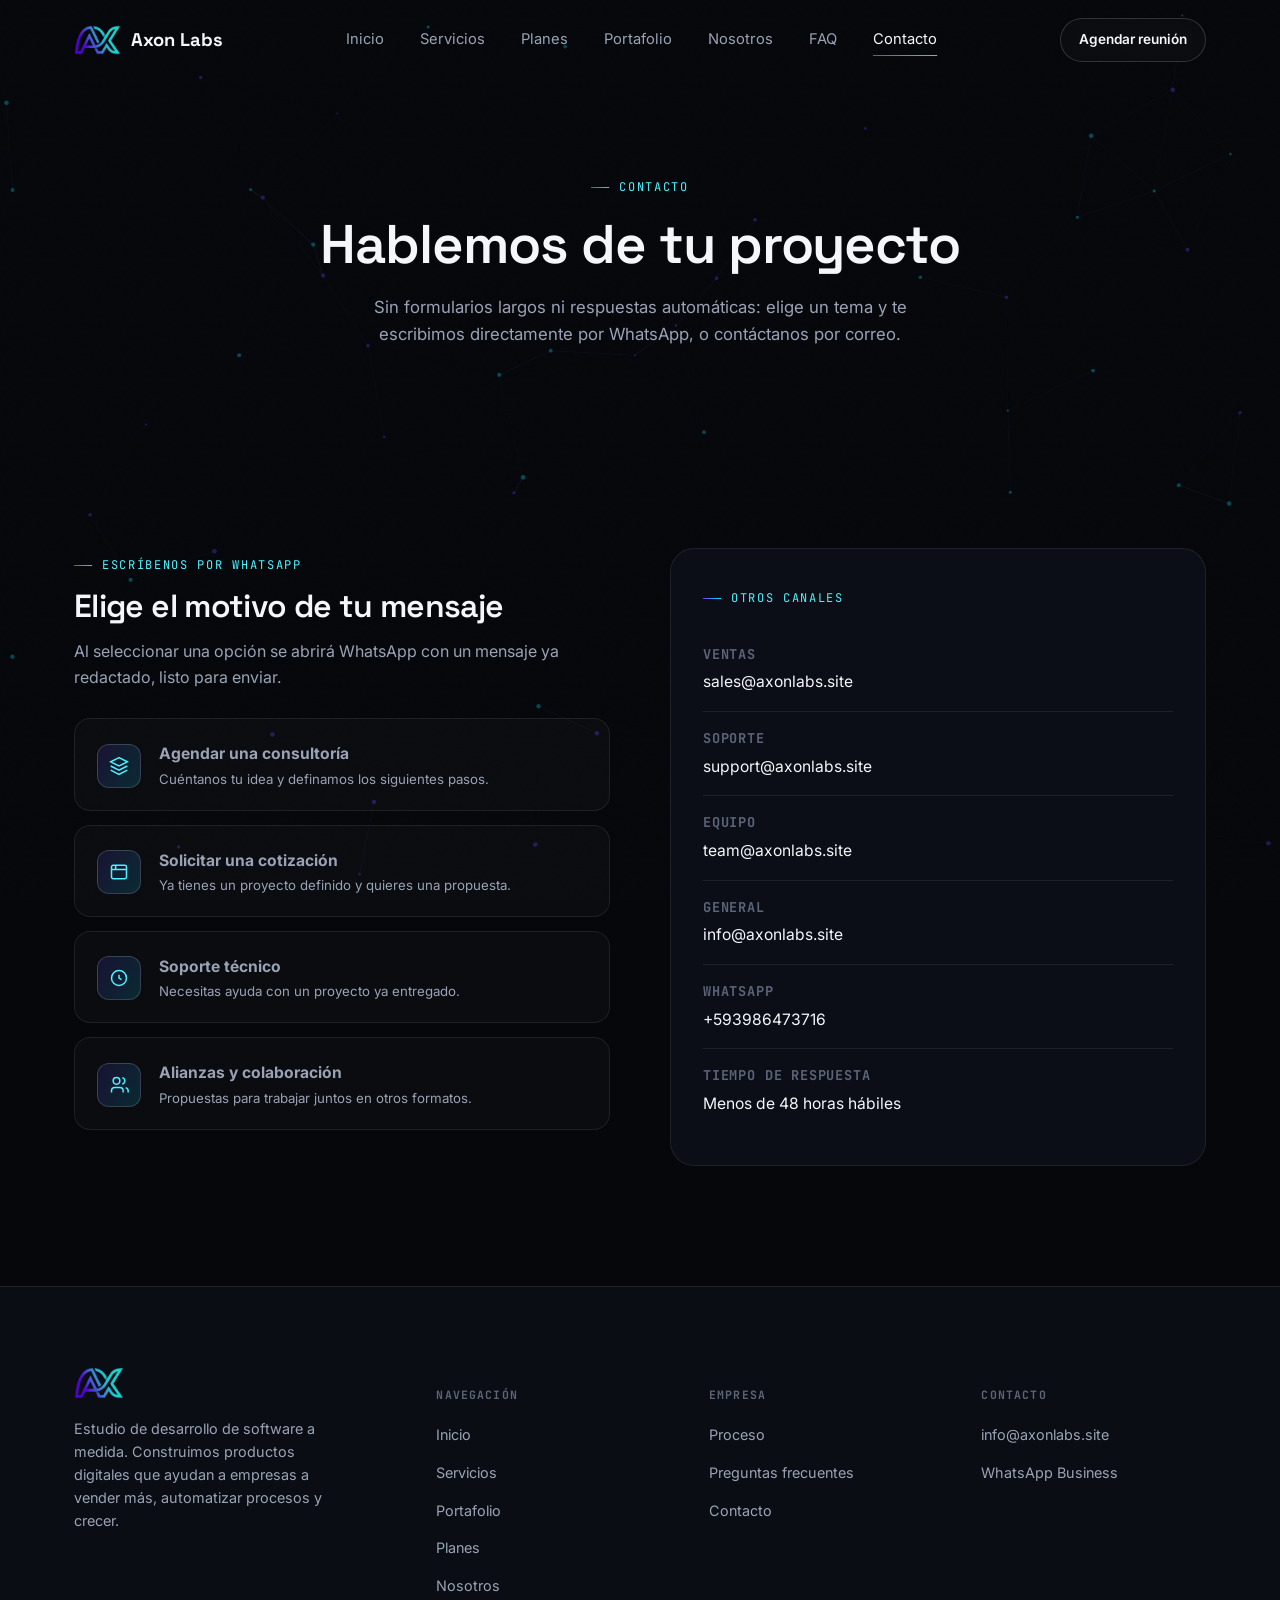
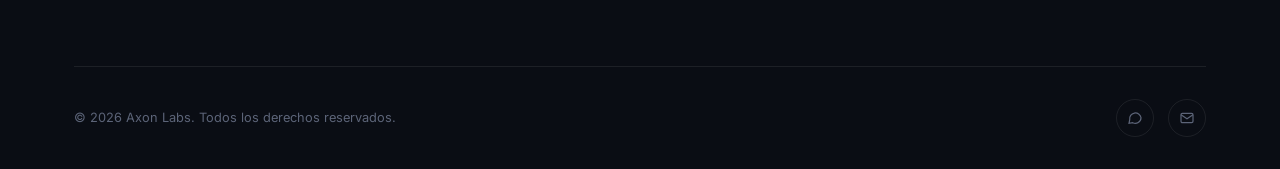
<file: contacto.html>
<!DOCTYPE html>
<html lang="es">
<head>
<meta charset="UTF-8">
<meta name="viewport" content="width=device-width, initial-scale=1.0">
<title>Contacto — Axon Labs</title>
<meta name="description" content="Agenda una reunión con Axon Labs por WhatsApp o escríbenos por correo. Sin formularios largos, respuesta directa.">
<link rel="canonical" href="https://axonlabs.site/contacto.html">
<meta property="og:type" content="website">
<meta property="og:title" content="Contacto — Axon Labs">
<meta property="og:description" content="Agenda una reunión con Axon Labs por WhatsApp o escríbenos por correo.">
<meta property="og:image" content="https://axonlabs.site/assets/og-image.png">
<meta property="og:url" content="https://axonlabs.site/contacto.html">
<link rel="icon" href="assets/favicon.ico" sizes="any">
<link rel="apple-touch-icon" href="assets/apple-touch-icon.png">
<link rel="manifest" href="assets/site.webmanifest">
<meta name="theme-color" content="#05070B">
<link rel="preconnect" href="https://fonts.googleapis.com">
<link rel="preconnect" href="https://fonts.gstatic.com" crossorigin>
<link href="https://fonts.googleapis.com/css2?family=Space+Grotesk:wght@500;600;700&family=Inter:wght@400;500;600;700&family=JetBrains+Mono:wght@400;500&display=swap" rel="stylesheet">
<link rel="stylesheet" href="css/style.css">
</head>
<body>
<a class="skip-link" href="#main">Saltar al contenido</a>
<canvas id="fx-canvas" aria-hidden="true"></canvas>
<div class="grain" aria-hidden="true"></div>

<header class="nav">
  <div class="container nav-inner">
    <a href="index.html" class="brand"><img src="assets/logo-mark-alpha.png" alt="Axon Labs">Axon Labs</a>
    <nav class="nav-links" id="nav-links">
      <a href="index.html" data-page="index.html">Inicio</a>
      <a href="servicios.html" data-page="servicios.html">Servicios</a>
      <a href="planes.html" data-page="planes.html">Planes</a>
      <a href="portafolio.html" data-page="portafolio.html">Portafolio</a>
      <a href="nosotros.html" data-page="nosotros.html">Nosotros</a>
      <a href="faq.html" data-page="faq.html">FAQ</a>
      <a href="contacto.html" data-page="contacto.html" class="active">Contacto</a>
    </nav>
    <div class="nav-actions">
      <a href="#agendar" class="btn btn-ghost btn-sm">Agendar reunión</a>
      <button class="nav-toggle" id="nav-toggle" aria-label="Abrir menú" aria-expanded="false">
        <svg viewBox="0 0 24 24" fill="none" stroke="currentColor" stroke-width="2"><line x1="3" y1="6" x2="21" y2="6"/><line x1="3" y1="12" x2="21" y2="12"/><line x1="3" y1="18" x2="21" y2="18"/></svg>
      </button>
    </div>
  </div>
</header>

<main id="main">
  <section class="page-hero">
    <div class="container">
      <span class="eyebrow">Contacto</span>
      <h1>Hablemos de tu proyecto</h1>
      <p>Sin formularios largos ni respuestas automáticas: elige un tema y te escribimos directamente por WhatsApp, o contáctanos por correo.</p>
    </div>
  </section>

  <section id="agendar">
    <div class="container">
      <div class="contact-grid">
        <div class="reveal">
          <span class="eyebrow">Escríbenos por WhatsApp</span>
          <h2 style="margin-top:14px;font-size:clamp(1.5rem,2.6vw,2rem);">Elige el motivo de tu mensaje</h2>
          <p style="color:var(--text-dim);margin:16px 0 28px;">Al seleccionar una opción se abrirá WhatsApp con un mensaje ya redactado, listo para enviar.</p>

          <a href="#" data-wa="consultoria" class="wa-option">
            <span class="wa-icon"><svg viewBox="0 0 24 24" fill="none" stroke="currentColor" stroke-width="1.8"><path d="M12 2 2 7l10 5 10-5-10-5zM2 17l10 5 10-5M2 12l10 5 10-5"/></svg></span>
            <span><strong>Agendar una consultoría</strong><span>Cuéntanos tu idea y definamos los siguientes pasos.</span></span>
          </a>
          <a href="#" data-wa="cotizacion" class="wa-option">
            <span class="wa-icon"><svg viewBox="0 0 24 24" fill="none" stroke="currentColor" stroke-width="1.8"><rect x="3" y="4" width="18" height="16" rx="2"/><path d="M3 9h18M8 4v5"/></svg></span>
            <span><strong>Solicitar una cotización</strong><span>Ya tienes un proyecto definido y quieres una propuesta.</span></span>
          </a>
          <a href="#" data-wa="soporte" class="wa-option">
            <span class="wa-icon"><svg viewBox="0 0 24 24" fill="none" stroke="currentColor" stroke-width="1.8"><circle cx="12" cy="12" r="9"/><path d="M12 8v4l3 2"/></svg></span>
            <span><strong>Soporte técnico</strong><span>Necesitas ayuda con un proyecto ya entregado.</span></span>
          </a>
          <a href="#" data-wa="alianza" class="wa-option">
            <span class="wa-icon"><svg viewBox="0 0 24 24" fill="none" stroke="currentColor" stroke-width="1.8"><path d="M17 21v-2a4 4 0 0 0-4-4H7a4 4 0 0 0-4 4v2M9 11a4 4 0 1 0 0-8 4 4 0 0 0 0 8ZM23 21v-2a4 4 0 0 0-3-3.87M16 3.13a4 4 0 0 1 0 7.75"/></svg></span>
            <span><strong>Alianzas y colaboración</strong><span>Propuestas para trabajar juntos en otros formatos.</span></span>
          </a>
        </div>

        <div class="reveal reveal-delay-1">
          <div class="contact-info-card">
            <span class="eyebrow">Otros canales</span>
            <div class="row" style="margin-top:20px;">
              <div>
                <strong>Ventas</strong>
                <a href="mailto:sales@axonlabs.site">sales@axonlabs.site</a>
              </div>
            </div>
            <div class="row">
              <div>
                <strong>Soporte</strong>
                <a href="mailto:support@axonlabs.site">support@axonlabs.site</a>
              </div>
            </div>
            <div class="row">
              <div>
                <strong>Equipo</strong>
                <a href="mailto:team@axonlabs.site">team@axonlabs.site</a>
              </div>
            </div>
            <div class="row">
              <div>
                <strong>General</strong>
                <a href="mailto:info@axonlabs.site">info@axonlabs.site</a>
              </div>
            </div>
            <div class="row">
              <div>
                <strong>WhatsApp</strong>
                <span class="val">+593986473716</span>
              </div>
            </div>
            <div class="row">
              <div>
                <strong>Tiempo de respuesta</strong>
                <span class="val">Menos de 48 horas hábiles</span>
              </div>
            </div>
          </div>
        </div>
      </div>
    </div>
  </section>
</main>

<footer>
  <div class="container">
    <div class="footer-grid">
      <div class="footer-brand">
        <img src="assets/logo-mark-alpha.png" alt="Axon Labs">
        <p>Estudio de desarrollo de software a medida. Construimos productos digitales que ayudan a empresas a vender más, automatizar procesos y crecer.</p>
      </div>
      <div class="footer-col">
        <h5>Navegación</h5>
        <ul><li><a href="index.html">Inicio</a></li><li><a href="servicios.html">Servicios</a></li><li><a href="portafolio.html">Portafolio</a></li><li><a href="planes.html">Planes</a></li><li><a href="nosotros.html">Nosotros</a></li></ul>
      </div>
      <div class="footer-col">
        <h5>Empresa</h5>
        <ul><li><a href="nosotros.html#proceso">Proceso</a></li><li><a href="faq.html">Preguntas frecuentes</a></li><li><a href="contacto.html">Contacto</a></li></ul>
      </div>
      <div class="footer-col">
        <h5>Contacto</h5>
        <ul><li><a href="mailto:info@axonlabs.site">info@axonlabs.site</a></li><li><a href="https://wa.me/593986473716" target="_blank" rel="noopener">WhatsApp Business</a></li></ul>
      </div>
    </div>
    <div class="footer-bottom">
      <span>© <span id="year"></span> Axon Labs. Todos los derechos reservados.</span>
      <div class="footer-social">
        <a href="https://wa.me/593986473716" target="_blank" rel="noopener" aria-label="WhatsApp"><svg viewBox="0 0 24 24" fill="none" stroke="currentColor" stroke-width="1.8"><path d="M21 11.5a8.5 8.5 0 0 1-12.4 7.5L3 20l1.1-5.4A8.5 8.5 0 1 1 21 11.5Z"/></svg></a>
        <a href="mailto:info@axonlabs.site" aria-label="Correo"><svg viewBox="0 0 24 24" fill="none" stroke="currentColor" stroke-width="1.8"><rect x="3" y="5" width="18" height="14" rx="2"/><path d="m3 7 9 6 9-6"/></svg></a>
      </div>
    </div>
  </div>
</footer>

<script>document.getElementById('year').textContent = new Date().getFullYear();</script>
<script src="js/main.js"></script>
<script src="js/contact.js"></script>
</body>
</html>
</file>
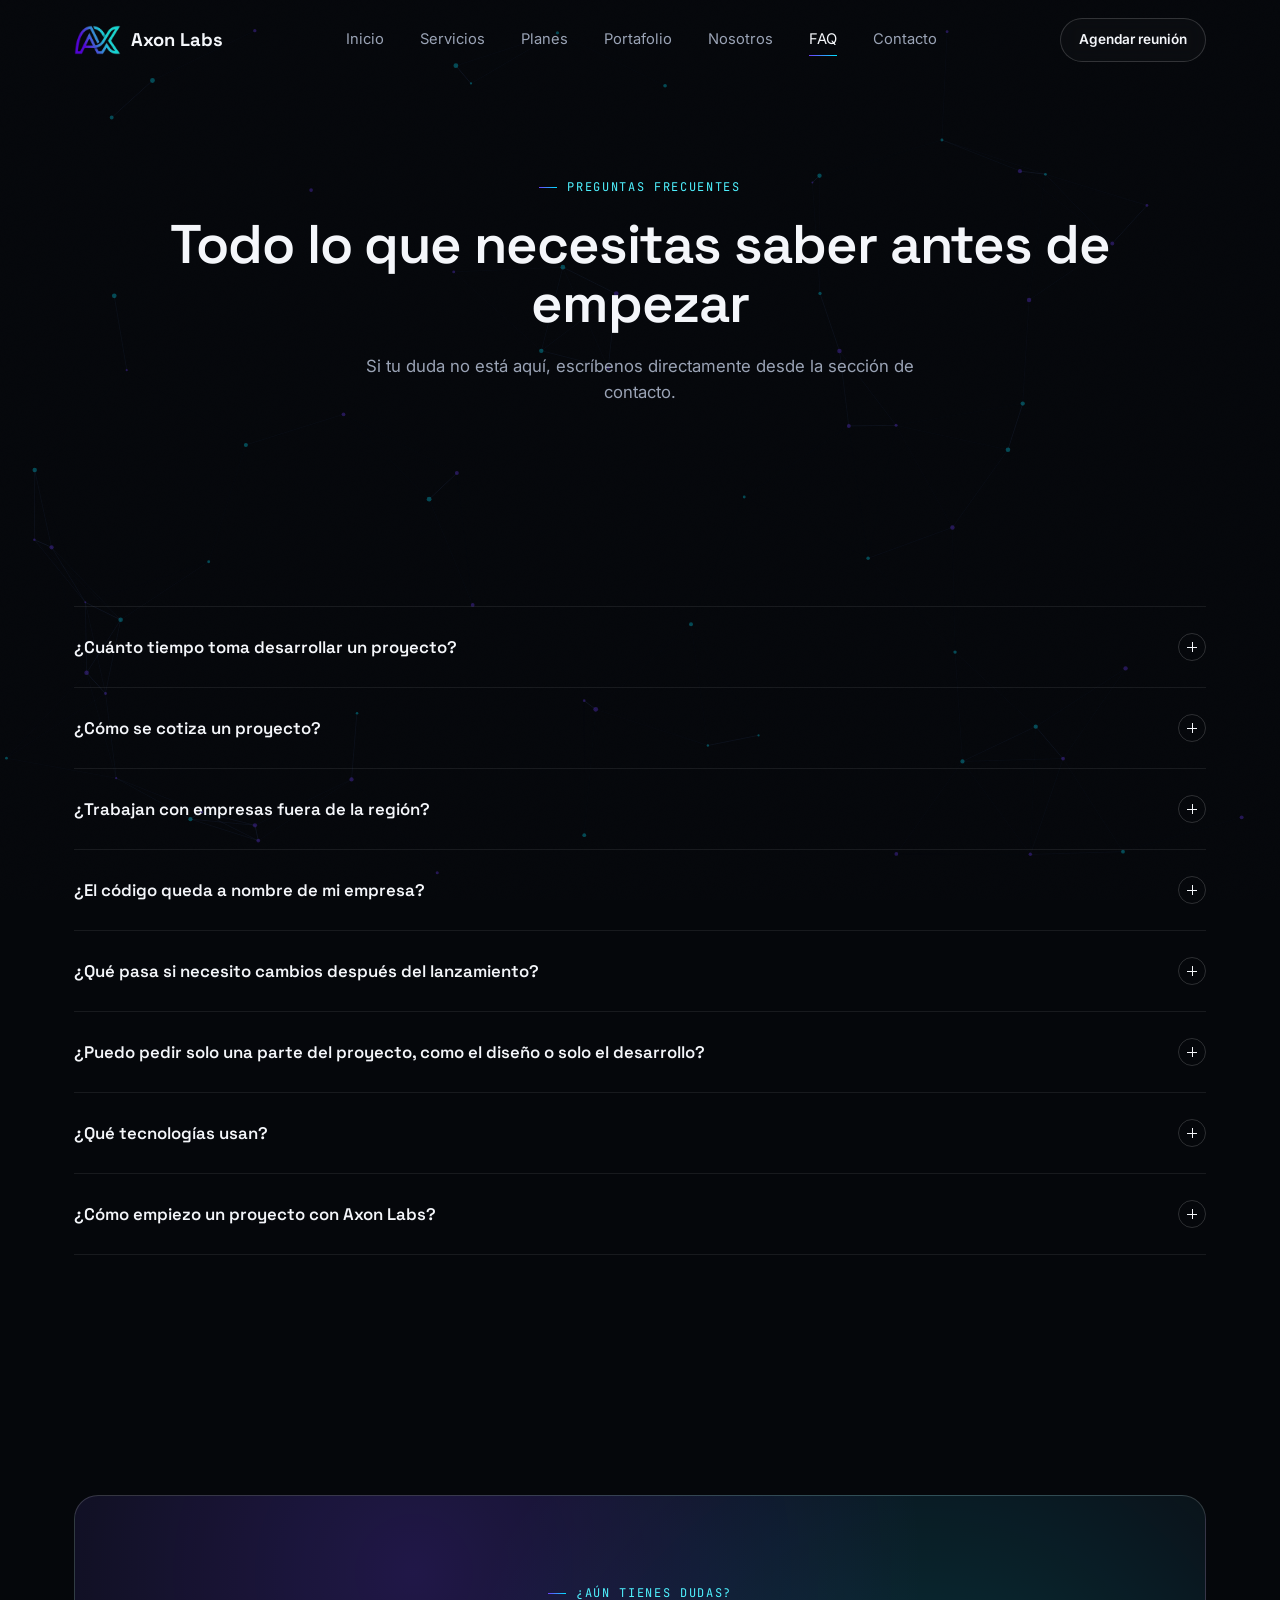
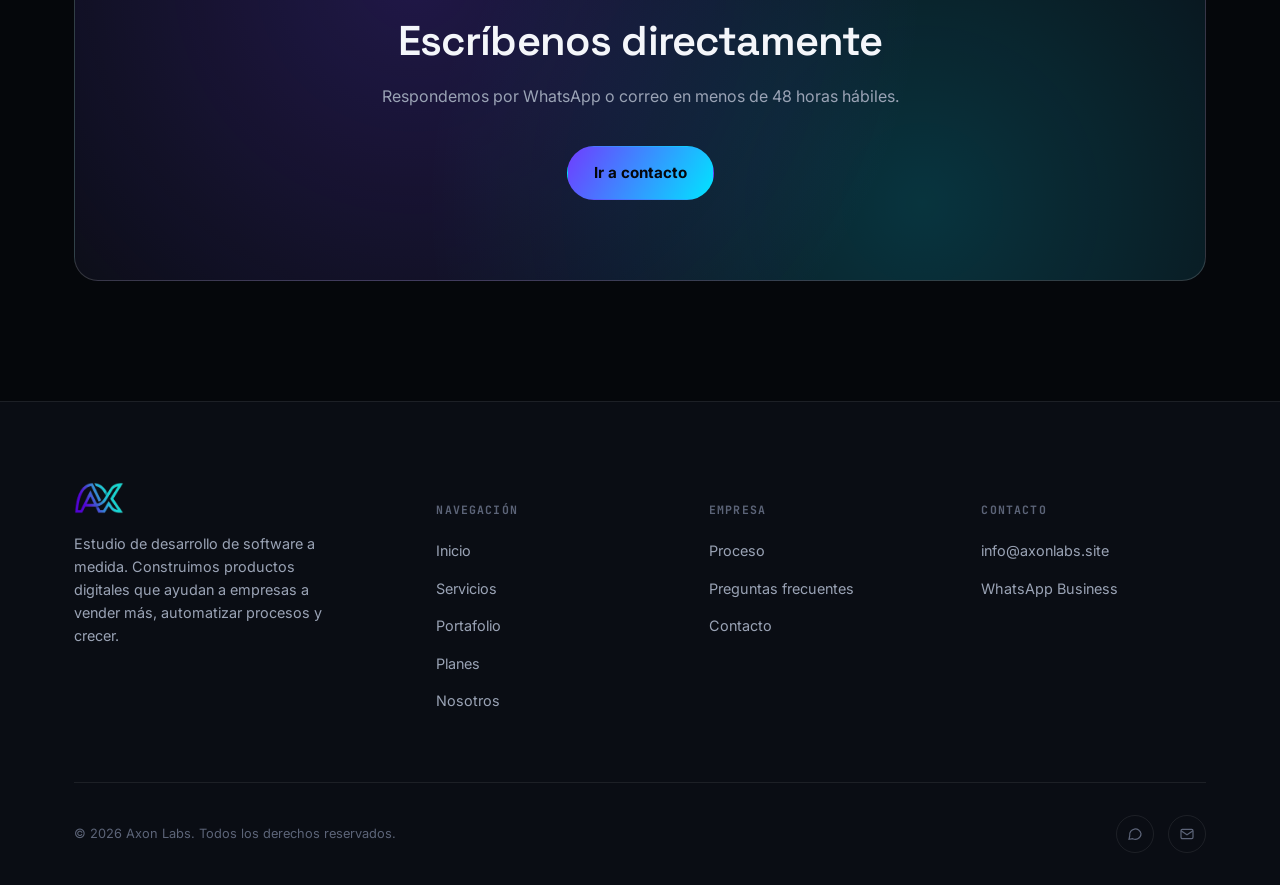
<file: faq.html>
<!DOCTYPE html>
<html lang="es">
<head>
<meta charset="UTF-8">
<meta name="viewport" content="width=device-width, initial-scale=1.0">
<title>Preguntas frecuentes — Axon Labs</title>
<meta name="description" content="Resolvemos las dudas más comunes sobre tiempos de entrega, costos, propiedad del código y soporte en proyectos de Axon Labs.">
<link rel="canonical" href="https://axonlabs.site/faq.html">
<meta property="og:type" content="website">
<meta property="og:title" content="Preguntas frecuentes — Axon Labs">
<meta property="og:description" content="Dudas comunes sobre trabajar con Axon Labs.">
<meta property="og:image" content="https://axonlabs.site/assets/og-image.png">
<meta property="og:url" content="https://axonlabs.site/faq.html">
<link rel="icon" href="assets/favicon.ico" sizes="any">
<link rel="apple-touch-icon" href="assets/apple-touch-icon.png">
<link rel="manifest" href="assets/site.webmanifest">
<meta name="theme-color" content="#05070B">
<link rel="preconnect" href="https://fonts.googleapis.com">
<link rel="preconnect" href="https://fonts.gstatic.com" crossorigin>
<link href="https://fonts.googleapis.com/css2?family=Space+Grotesk:wght@500;600;700&family=Inter:wght@400;500;600;700&family=JetBrains+Mono:wght@400;500&display=swap" rel="stylesheet">
<link rel="stylesheet" href="css/style.css">
<script type="application/ld+json">
{
  "@context": "https://schema.org",
  "@type": "FAQPage",
  "mainEntity": [
    {"@type":"Question","name":"¿Cuánto tiempo toma desarrollar un proyecto?","acceptedAnswer":{"@type":"Answer","text":"Depende del alcance: una landing page puede estar lista en 1-2 semanas, mientras que una plataforma con integraciones puede tomar de 6 a 12 semanas."}},
    {"@type":"Question","name":"¿Trabajan con empresas fuera de la región?","acceptedAnswer":{"@type":"Answer","text":"Sí, trabajamos de forma remota con empresas de cualquier país, coordinando por videollamada, correo y WhatsApp."}},
    {"@type":"Question","name":"¿El código queda a nombre de mi empresa?","acceptedAnswer":{"@type":"Answer","text":"Sí. Entregamos el código fuente completo y la propiedad del desarrollo una vez finalizado el proyecto."}},
    {"@type":"Question","name":"¿Ofrecen soporte después del lanzamiento?","acceptedAnswer":{"@type":"Answer","text":"Sí, todos los proyectos incluyen un periodo de soporte posterior a la entrega."}}
  ]
}
</script>
</head>
<body>
<a class="skip-link" href="#main">Saltar al contenido</a>
<canvas id="fx-canvas" aria-hidden="true"></canvas>
<div class="grain" aria-hidden="true"></div>

<header class="nav">
  <div class="container nav-inner">
    <a href="index.html" class="brand"><img src="assets/logo-mark-alpha.png" alt="Axon Labs">Axon Labs</a>
    <nav class="nav-links" id="nav-links">
      <a href="index.html" data-page="index.html">Inicio</a>
      <a href="servicios.html" data-page="servicios.html">Servicios</a>
      <a href="planes.html" data-page="planes.html">Planes</a>
      <a href="portafolio.html" data-page="portafolio.html">Portafolio</a>
      <a href="nosotros.html" data-page="nosotros.html">Nosotros</a>
      <a href="faq.html" data-page="faq.html">FAQ</a>
      <a href="contacto.html" data-page="contacto.html">Contacto</a>
    </nav>
    <div class="nav-actions">
      <a href="contacto.html#agendar" class="btn btn-ghost btn-sm">Agendar reunión</a>
      <button class="nav-toggle" id="nav-toggle" aria-label="Abrir menú" aria-expanded="false">
        <svg viewBox="0 0 24 24" fill="none" stroke="currentColor" stroke-width="2"><line x1="3" y1="6" x2="21" y2="6"/><line x1="3" y1="12" x2="21" y2="12"/><line x1="3" y1="18" x2="21" y2="18"/></svg>
      </button>
    </div>
  </div>
</header>

<main id="main">
  <section class="page-hero">
    <div class="container">
      <span class="eyebrow">Preguntas frecuentes</span>
      <h1>Todo lo que necesitas saber antes de empezar</h1>
      <p>Si tu duda no está aquí, escríbenos directamente desde la sección de contacto.</p>
    </div>
  </section>

  <section>
    <div class="container">
      <div class="faq-list reveal">
        <div class="faq-item">
          <button class="faq-q" aria-expanded="false">¿Cuánto tiempo toma desarrollar un proyecto? <span class="plus"></span></button>
          <div class="faq-a"><p>Depende del alcance: una landing page puede estar lista en 1-2 semanas, mientras que una plataforma con integraciones puede tomar de 6 a 12 semanas. Definimos un cronograma exacto durante la propuesta, antes de iniciar el desarrollo.</p></div>
        </div>
        <div class="faq-item">
          <button class="faq-q" aria-expanded="false">¿Cómo se cotiza un proyecto? <span class="plus"></span></button>
          <div class="faq-a"><p>No publicamos precios fijos porque cada proyecto tiene un alcance distinto. Después de la reunión inicial, enviamos una propuesta con alcance, tiempos e inversión detallados.</p></div>
        </div>
        <div class="faq-item">
          <button class="faq-q" aria-expanded="false">¿Trabajan con empresas fuera de la región? <span class="plus"></span></button>
          <div class="faq-a"><p>Sí, trabajamos de forma remota con empresas de cualquier país. La comunicación se coordina por videollamada, correo y WhatsApp según lo que prefieras.</p></div>
        </div>
        <div class="faq-item">
          <button class="faq-q" aria-expanded="false">¿El código queda a nombre de mi empresa? <span class="plus"></span></button>
          <div class="faq-a"><p>Sí. Entregamos el código fuente completo y la propiedad del desarrollo una vez finalizado el proyecto y liquidado el acuerdo comercial.</p></div>
        </div>
        <div class="faq-item">
          <button class="faq-q" aria-expanded="false">¿Qué pasa si necesito cambios después del lanzamiento? <span class="plus"></span></button>
          <div class="faq-a"><p>Todos los proyectos incluyen un periodo de soporte posterior a la entrega para corregir errores y ajustar detalles derivados del uso real. Cambios de alcance mayor se cotizan aparte.</p></div>
        </div>
        <div class="faq-item">
          <button class="faq-q" aria-expanded="false">¿Puedo pedir solo una parte del proyecto, como el diseño o solo el desarrollo? <span class="plus"></span></button>
          <div class="faq-a"><p>Sí. Aunque preferimos acompañar el proceso completo para garantizar coherencia entre diseño y desarrollo, también trabajamos etapas específicas según lo que ya tengas avanzado.</p></div>
        </div>
        <div class="faq-item">
          <button class="faq-q" aria-expanded="false">¿Qué tecnologías usan? <span class="plus"></span></button>
          <div class="faq-a"><p>Elegimos la tecnología según el proyecto: React, Next.js y Node.js para aplicaciones; Firebase o PostgreSQL para datos; e integraciones con Stripe, APIs de mensajería y servicios en la nube según se requiera.</p></div>
        </div>
        <div class="faq-item">
          <button class="faq-q" aria-expanded="false">¿Cómo empiezo un proyecto con Axon Labs? <span class="plus"></span></button>
          <div class="faq-a"><p>Agenda una reunión inicial desde la sección de contacto. Ahí revisamos tu necesidad, resolvemos dudas y definimos los siguientes pasos.</p></div>
        </div>
      </div>
    </div>
  </section>

  <section>
    <div class="container">
      <div class="cta-final reveal">
        <span class="eyebrow" style="justify-content:center;">¿Aún tienes dudas?</span>
        <h2 style="margin-top:16px;">Escríbenos directamente</h2>
        <p>Respondemos por WhatsApp o correo en menos de 48 horas hábiles.</p>
        <a href="contacto.html#agendar" class="btn btn-primary">Ir a contacto</a>
      </div>
    </div>
  </section>
</main>

<footer>
  <div class="container">
    <div class="footer-grid">
      <div class="footer-brand">
        <img src="assets/logo-mark-alpha.png" alt="Axon Labs">
        <p>Estudio de desarrollo de software a medida. Construimos productos digitales que ayudan a empresas a vender más, automatizar procesos y crecer.</p>
      </div>
      <div class="footer-col">
        <h5>Navegación</h5>
        <ul><li><a href="index.html">Inicio</a></li><li><a href="servicios.html">Servicios</a></li><li><a href="portafolio.html">Portafolio</a></li><li><a href="planes.html">Planes</a></li><li><a href="nosotros.html">Nosotros</a></li></ul>
      </div>
      <div class="footer-col">
        <h5>Empresa</h5>
        <ul><li><a href="nosotros.html#proceso">Proceso</a></li><li><a href="faq.html">Preguntas frecuentes</a></li><li><a href="contacto.html">Contacto</a></li></ul>
      </div>
      <div class="footer-col">
        <h5>Contacto</h5>
        <ul><li><a href="mailto:info@axonlabs.site">info@axonlabs.site</a></li><li><a href="https://wa.me/593986473716" target="_blank" rel="noopener">WhatsApp Business</a></li></ul>
      </div>
    </div>
    <div class="footer-bottom">
      <span>© <span id="year"></span> Axon Labs. Todos los derechos reservados.</span>
      <div class="footer-social">
        <a href="https://wa.me/593986473716" target="_blank" rel="noopener" aria-label="WhatsApp"><svg viewBox="0 0 24 24" fill="none" stroke="currentColor" stroke-width="1.8"><path d="M21 11.5a8.5 8.5 0 0 1-12.4 7.5L3 20l1.1-5.4A8.5 8.5 0 1 1 21 11.5Z"/></svg></a>
        <a href="mailto:info@axonlabs.site" aria-label="Correo"><svg viewBox="0 0 24 24" fill="none" stroke="currentColor" stroke-width="1.8"><rect x="3" y="5" width="18" height="14" rx="2"/><path d="m3 7 9 6 9-6"/></svg></a>
      </div>
    </div>
  </div>
</footer>

<script>document.getElementById('year').textContent = new Date().getFullYear();</script>
<script src="js/main.js"></script>
</body>
</html>
</file>
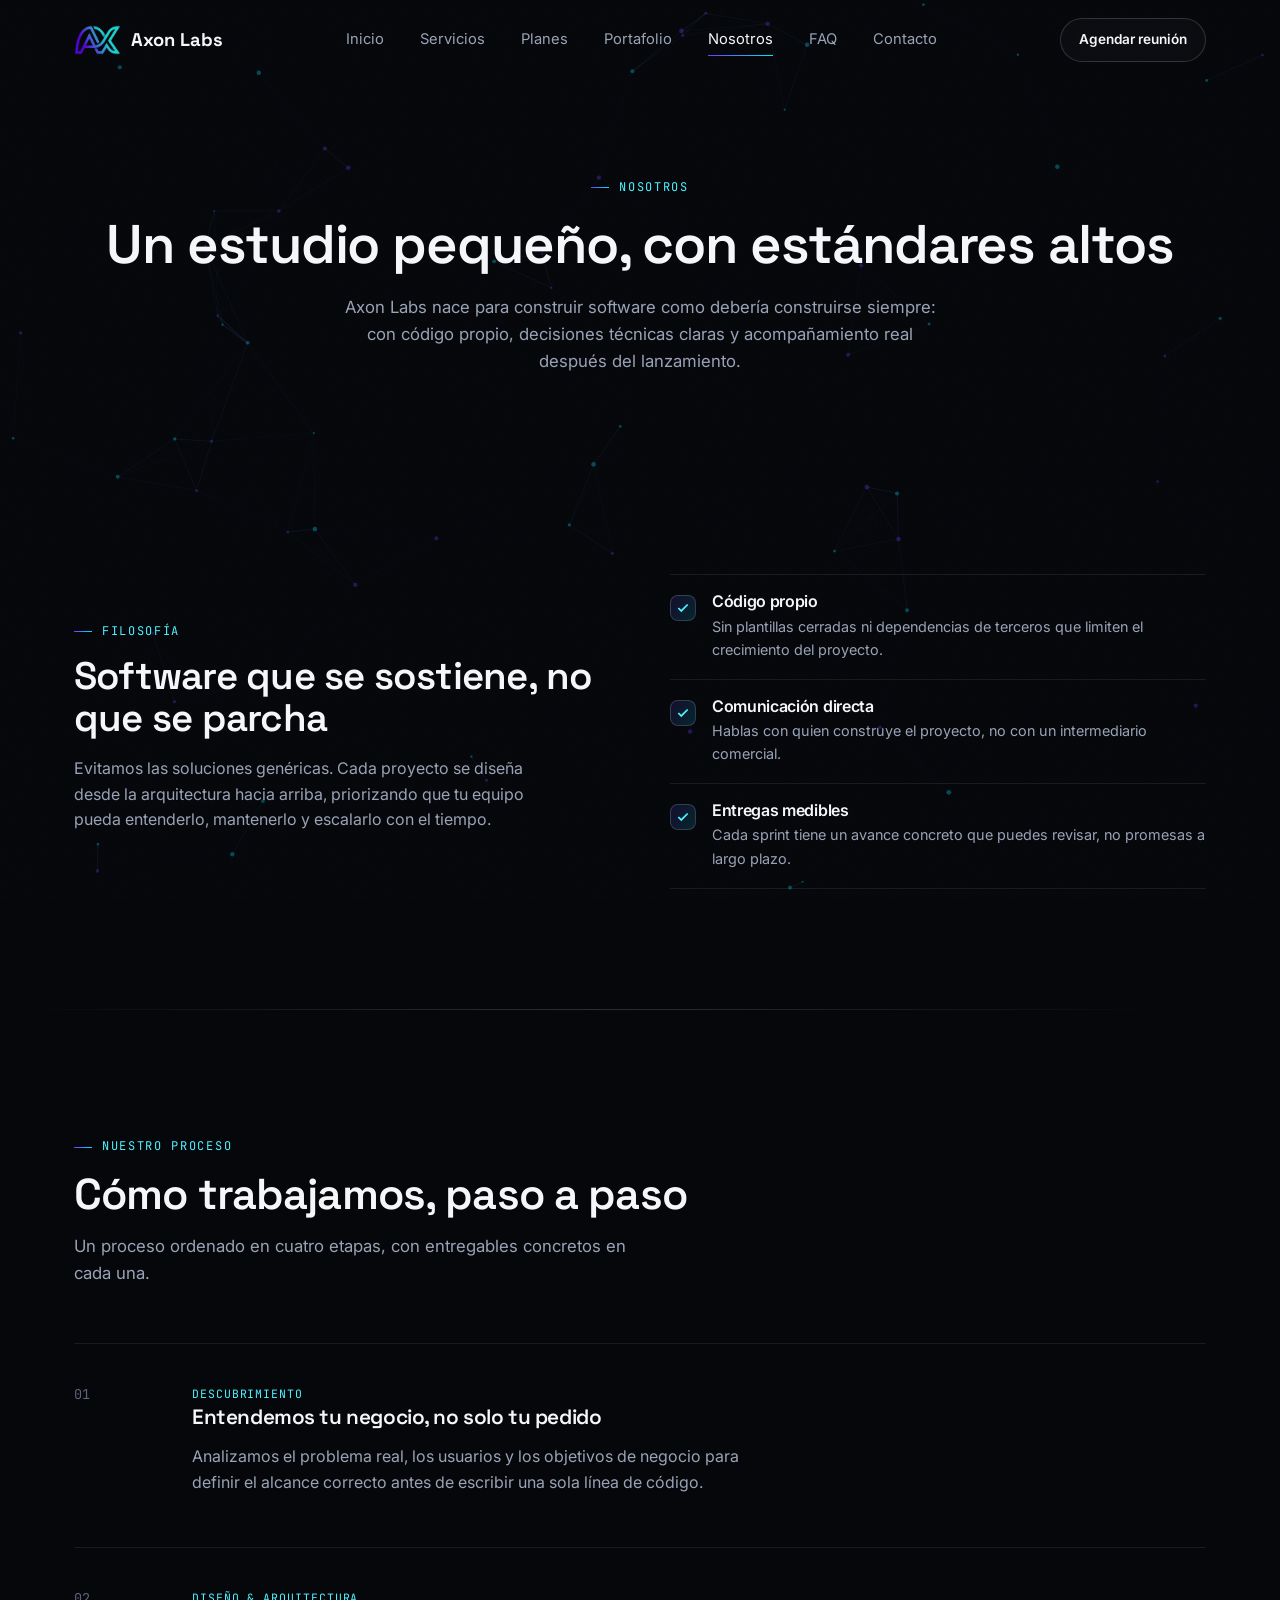
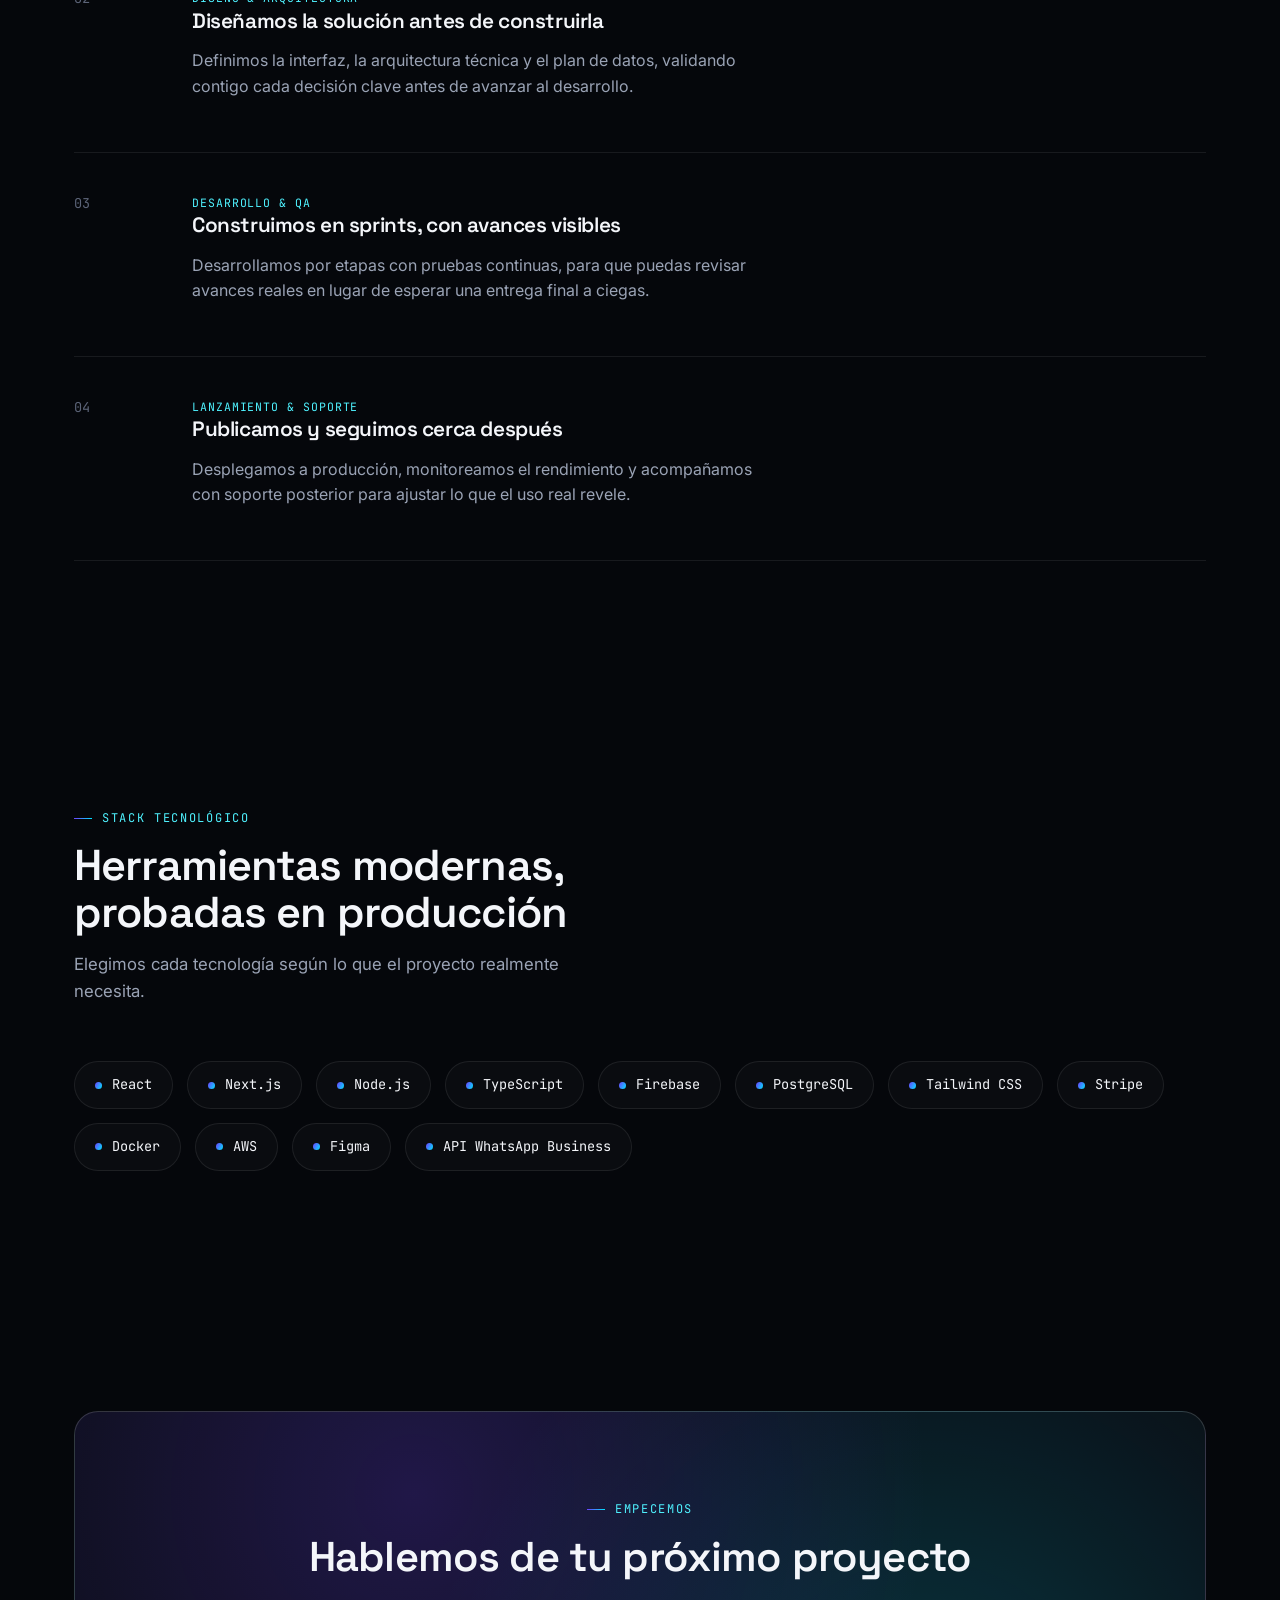
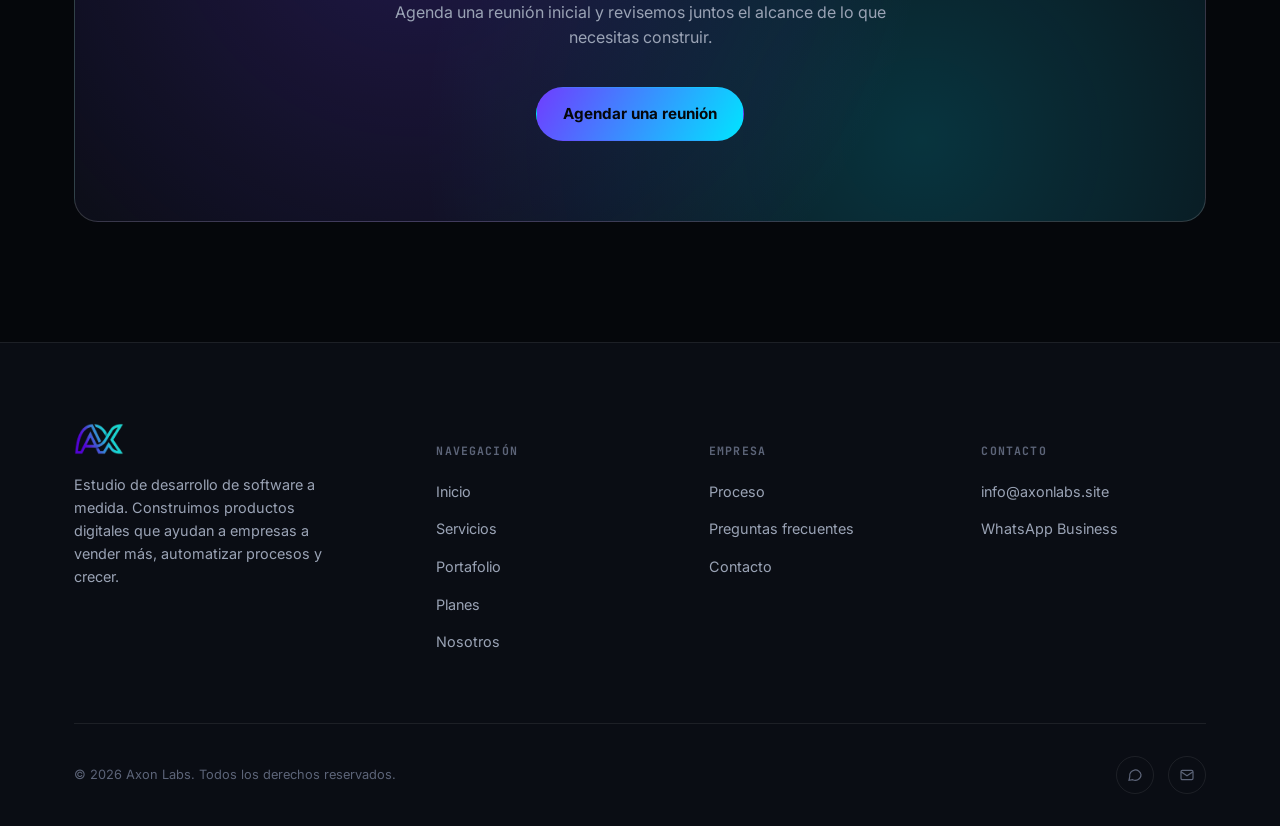
<file: nosotros.html>
<!DOCTYPE html>
<html lang="es">
<head>
<meta charset="UTF-8">
<meta name="viewport" content="width=device-width, initial-scale=1.0">
<title>Nosotros — Axon Labs</title>
<meta name="description" content="Conoce el proceso de trabajo, el stack tecnológico y la filosofía detrás de Axon Labs, estudio de desarrollo de software a medida.">
<link rel="canonical" href="https://axonlabs.site/nosotros.html">
<meta property="og:type" content="website">
<meta property="og:title" content="Nosotros — Axon Labs">
<meta property="og:description" content="Proceso de trabajo, stack tecnológico y filosofía de Axon Labs.">
<meta property="og:image" content="https://axonlabs.site/assets/og-image.png">
<meta property="og:url" content="https://axonlabs.site/nosotros.html">
<link rel="icon" href="assets/favicon.ico" sizes="any">
<link rel="apple-touch-icon" href="assets/apple-touch-icon.png">
<link rel="manifest" href="assets/site.webmanifest">
<meta name="theme-color" content="#05070B">
<link rel="preconnect" href="https://fonts.googleapis.com">
<link rel="preconnect" href="https://fonts.gstatic.com" crossorigin>
<link href="https://fonts.googleapis.com/css2?family=Space+Grotesk:wght@500;600;700&family=Inter:wght@400;500;600;700&family=JetBrains+Mono:wght@400;500&display=swap" rel="stylesheet">
<link rel="stylesheet" href="css/style.css">
</head>
<body>
<a class="skip-link" href="#main">Saltar al contenido</a>
<canvas id="fx-canvas" aria-hidden="true"></canvas>
<div class="grain" aria-hidden="true"></div>

<header class="nav">
  <div class="container nav-inner">
    <a href="index.html" class="brand"><img src="assets/logo-mark-alpha.png" alt="Axon Labs">Axon Labs</a>
    <nav class="nav-links" id="nav-links">
      <a href="index.html" data-page="index.html">Inicio</a>
      <a href="servicios.html" data-page="servicios.html">Servicios</a>
      <a href="planes.html" data-page="planes.html">Planes</a>
      <a href="portafolio.html" data-page="portafolio.html">Portafolio</a>
      <a href="nosotros.html" data-page="nosotros.html">Nosotros</a>
      <a href="faq.html" data-page="faq.html">FAQ</a>
      <a href="contacto.html" data-page="contacto.html">Contacto</a>
    </nav>
    <div class="nav-actions">
      <a href="contacto.html#agendar" class="btn btn-ghost btn-sm">Agendar reunión</a>
      <button class="nav-toggle" id="nav-toggle" aria-label="Abrir menú" aria-expanded="false">
        <svg viewBox="0 0 24 24" fill="none" stroke="currentColor" stroke-width="2"><line x1="3" y1="6" x2="21" y2="6"/><line x1="3" y1="12" x2="21" y2="12"/><line x1="3" y1="18" x2="21" y2="18"/></svg>
      </button>
    </div>
  </div>
</header>

<main id="main">
  <section class="page-hero">
    <div class="container">
      <span class="eyebrow">Nosotros</span>
      <h1>Un estudio pequeño, con estándares altos</h1>
      <p>Axon Labs nace para construir software como debería construirse siempre: con código propio, decisiones técnicas claras y acompañamiento real después del lanzamiento.</p>
    </div>
  </section>

  <section>
    <div class="container">
      <div class="benefit-row">
        <div class="reveal">
          <span class="eyebrow">Filosofía</span>
          <h2 style="margin-top:14px;font-size:clamp(1.8rem,3vw,2.4rem);">Software que se sostiene, no que se parcha</h2>
          <p style="color:var(--text-dim);margin-top:18px;max-width:460px;">Evitamos las soluciones genéricas. Cada proyecto se diseña desde la arquitectura hacia arriba, priorizando que tu equipo pueda entenderlo, mantenerlo y escalarlo con el tiempo.</p>
        </div>
        <ul class="benefit-list reveal reveal-delay-1">
          <li>
            <div class="benefit-check"><svg viewBox="0 0 24 24" fill="none" stroke="currentColor" stroke-width="3"><path d="M20 6 9 17l-5-5"/></svg></div>
            <div><h4>Código propio</h4><p>Sin plantillas cerradas ni dependencias de terceros que limiten el crecimiento del proyecto.</p></div>
          </li>
          <li>
            <div class="benefit-check"><svg viewBox="0 0 24 24" fill="none" stroke="currentColor" stroke-width="3"><path d="M20 6 9 17l-5-5"/></svg></div>
            <div><h4>Comunicación directa</h4><p>Hablas con quien construye el proyecto, no con un intermediario comercial.</p></div>
          </li>
          <li>
            <div class="benefit-check"><svg viewBox="0 0 24 24" fill="none" stroke="currentColor" stroke-width="3"><path d="M20 6 9 17l-5-5"/></svg></div>
            <div><h4>Entregas medibles</h4><p>Cada sprint tiene un avance concreto que puedes revisar, no promesas a largo plazo.</p></div>
          </li>
        </ul>
      </div>
    </div>
  </section>

  <hr class="divider container">

  <section id="proceso">
    <div class="container">
      <div class="section-head reveal">
        <span class="eyebrow">Nuestro proceso</span>
        <h2>Cómo trabajamos, paso a paso</h2>
        <p>Un proceso ordenado en cuatro etapas, con entregables concretos en cada una.</p>
      </div>
      <div class="process-list">
        <div class="process-item reveal">
          <div class="process-num">01</div>
          <div><span class="process-tag">Descubrimiento</span><h3>Entendemos tu negocio, no solo tu pedido</h3><p>Analizamos el problema real, los usuarios y los objetivos de negocio para definir el alcance correcto antes de escribir una sola línea de código.</p></div>
        </div>
        <div class="process-item reveal reveal-delay-1">
          <div class="process-num">02</div>
          <div><span class="process-tag">Diseño & arquitectura</span><h3>Diseñamos la solución antes de construirla</h3><p>Definimos la interfaz, la arquitectura técnica y el plan de datos, validando contigo cada decisión clave antes de avanzar al desarrollo.</p></div>
        </div>
        <div class="process-item reveal reveal-delay-2">
          <div class="process-num">03</div>
          <div><span class="process-tag">Desarrollo & QA</span><h3>Construimos en sprints, con avances visibles</h3><p>Desarrollamos por etapas con pruebas continuas, para que puedas revisar avances reales en lugar de esperar una entrega final a ciegas.</p></div>
        </div>
        <div class="process-item reveal reveal-delay-3">
          <div class="process-num">04</div>
          <div><span class="process-tag">Lanzamiento & soporte</span><h3>Publicamos y seguimos cerca después</h3><p>Desplegamos a producción, monitoreamos el rendimiento y acompañamos con soporte posterior para ajustar lo que el uso real revele.</p></div>
        </div>
      </div>
    </div>
  </section>

  <section id="stack">
    <div class="container">
      <div class="section-head reveal">
        <span class="eyebrow">Stack tecnológico</span>
        <h2>Herramientas modernas, probadas en producción</h2>
        <p>Elegimos cada tecnología según lo que el proyecto realmente necesita.</p>
      </div>
      <div class="stack-cloud reveal reveal-delay-1">
        <span class="pill"><span class="dotc"></span>React</span>
        <span class="pill"><span class="dotc"></span>Next.js</span>
        <span class="pill"><span class="dotc"></span>Node.js</span>
        <span class="pill"><span class="dotc"></span>TypeScript</span>
        <span class="pill"><span class="dotc"></span>Firebase</span>
        <span class="pill"><span class="dotc"></span>PostgreSQL</span>
        <span class="pill"><span class="dotc"></span>Tailwind CSS</span>
        <span class="pill"><span class="dotc"></span>Stripe</span>
        <span class="pill"><span class="dotc"></span>Docker</span>
        <span class="pill"><span class="dotc"></span>AWS</span>
        <span class="pill"><span class="dotc"></span>Figma</span>
        <span class="pill"><span class="dotc"></span>API WhatsApp Business</span>
      </div>
    </div>
  </section>

  <section>
    <div class="container">
      <div class="cta-final reveal">
        <span class="eyebrow" style="justify-content:center;">Empecemos</span>
        <h2 style="margin-top:16px;">Hablemos de tu próximo proyecto</h2>
        <p>Agenda una reunión inicial y revisemos juntos el alcance de lo que necesitas construir.</p>
        <a href="contacto.html#agendar" class="btn btn-primary">Agendar una reunión</a>
      </div>
    </div>
  </section>
</main>

<footer>
  <div class="container">
    <div class="footer-grid">
      <div class="footer-brand">
        <img src="assets/logo-mark-alpha.png" alt="Axon Labs">
        <p>Estudio de desarrollo de software a medida. Construimos productos digitales que ayudan a empresas a vender más, automatizar procesos y crecer.</p>
      </div>
      <div class="footer-col">
        <h5>Navegación</h5>
        <ul><li><a href="index.html">Inicio</a></li><li><a href="servicios.html">Servicios</a></li><li><a href="portafolio.html">Portafolio</a></li><li><a href="planes.html">Planes</a></li><li><a href="nosotros.html">Nosotros</a></li></ul>
      </div>
      <div class="footer-col">
        <h5>Empresa</h5>
        <ul><li><a href="nosotros.html#proceso">Proceso</a></li><li><a href="faq.html">Preguntas frecuentes</a></li><li><a href="contacto.html">Contacto</a></li></ul>
      </div>
      <div class="footer-col">
        <h5>Contacto</h5>
        <ul><li><a href="mailto:info@axonlabs.site">info@axonlabs.site</a></li><li><a href="https://wa.me/593986473716" target="_blank" rel="noopener">WhatsApp Business</a></li></ul>
      </div>
    </div>
    <div class="footer-bottom">
      <span>© <span id="year"></span> Axon Labs. Todos los derechos reservados.</span>
      <div class="footer-social">
        <a href="https://wa.me/593986473716" target="_blank" rel="noopener" aria-label="WhatsApp"><svg viewBox="0 0 24 24" fill="none" stroke="currentColor" stroke-width="1.8"><path d="M21 11.5a8.5 8.5 0 0 1-12.4 7.5L3 20l1.1-5.4A8.5 8.5 0 1 1 21 11.5Z"/></svg></a>
        <a href="mailto:info@axonlabs.site" aria-label="Correo"><svg viewBox="0 0 24 24" fill="none" stroke="currentColor" stroke-width="1.8"><rect x="3" y="5" width="18" height="14" rx="2"/><path d="m3 7 9 6 9-6"/></svg></a>
      </div>
    </div>
  </div>
</footer>

<script>document.getElementById('year').textContent = new Date().getFullYear();</script>
<script src="js/main.js"></script>
</body>
</html>
</file>
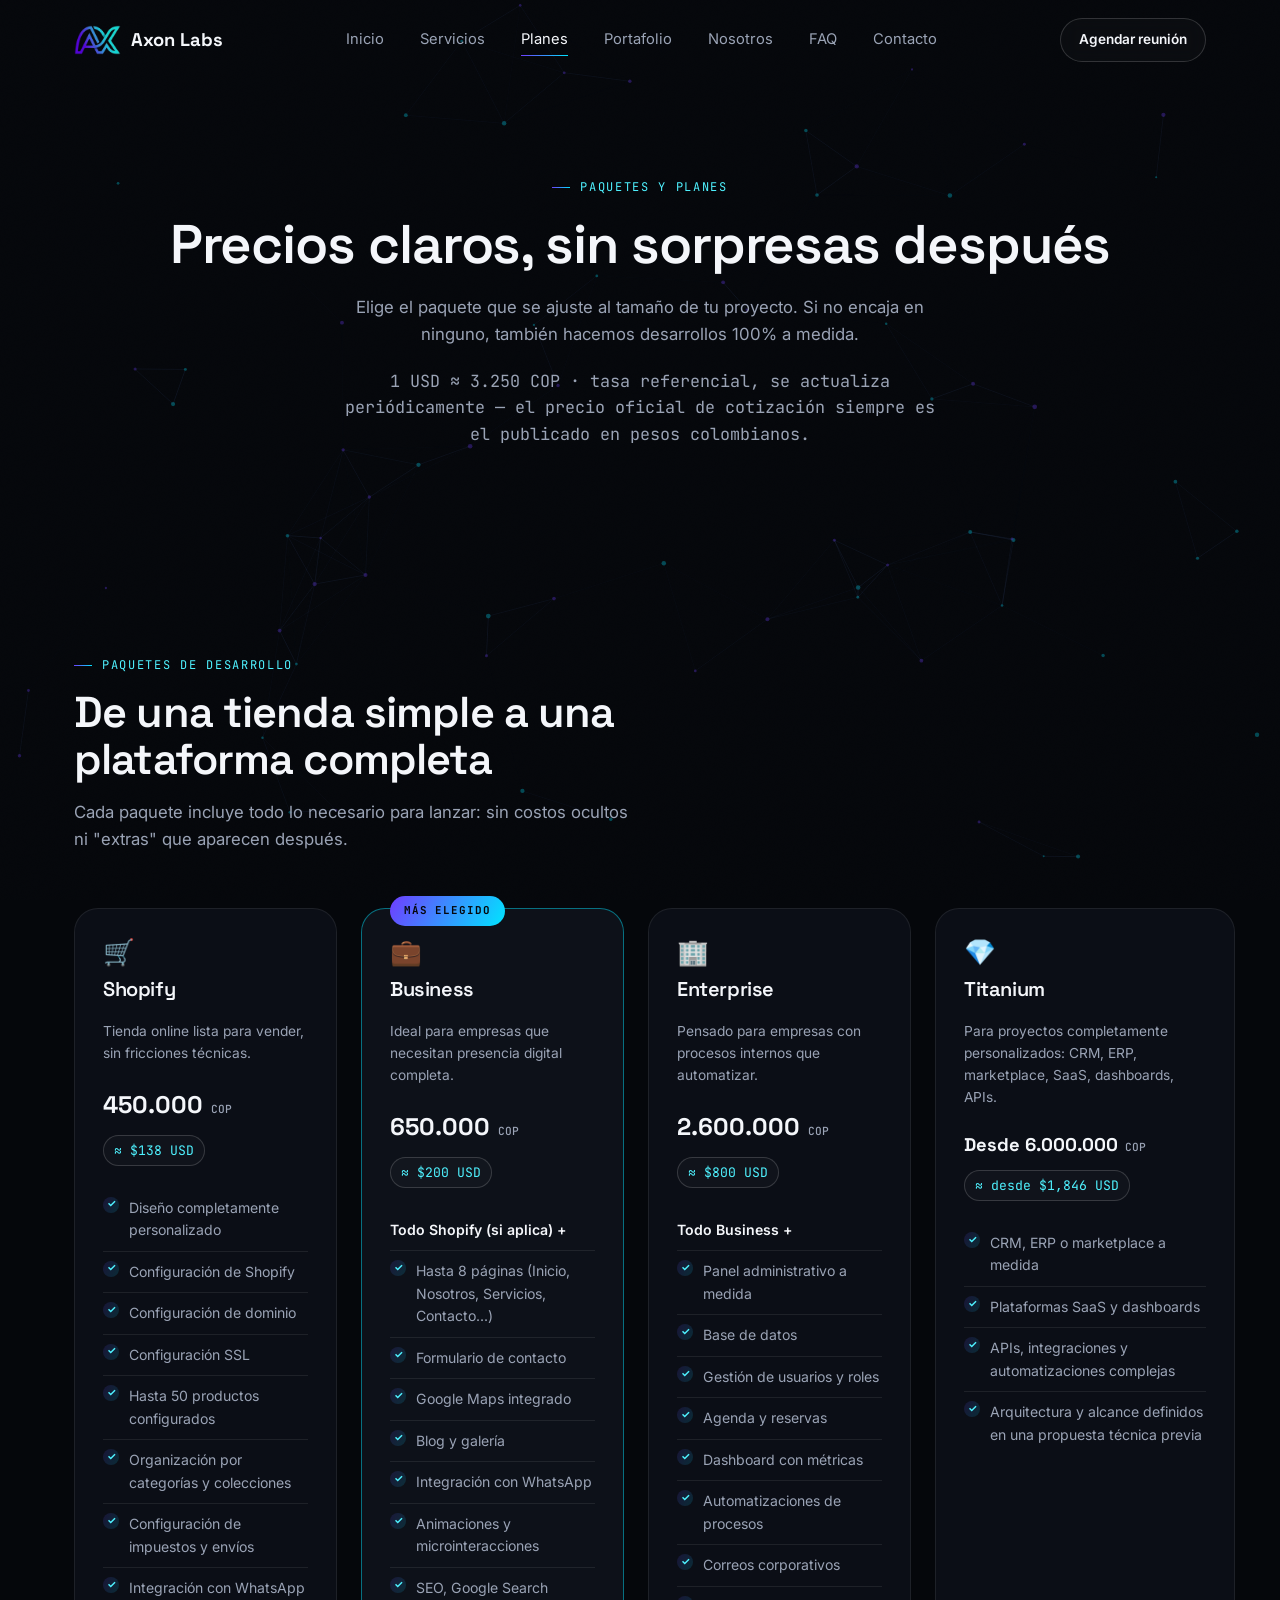
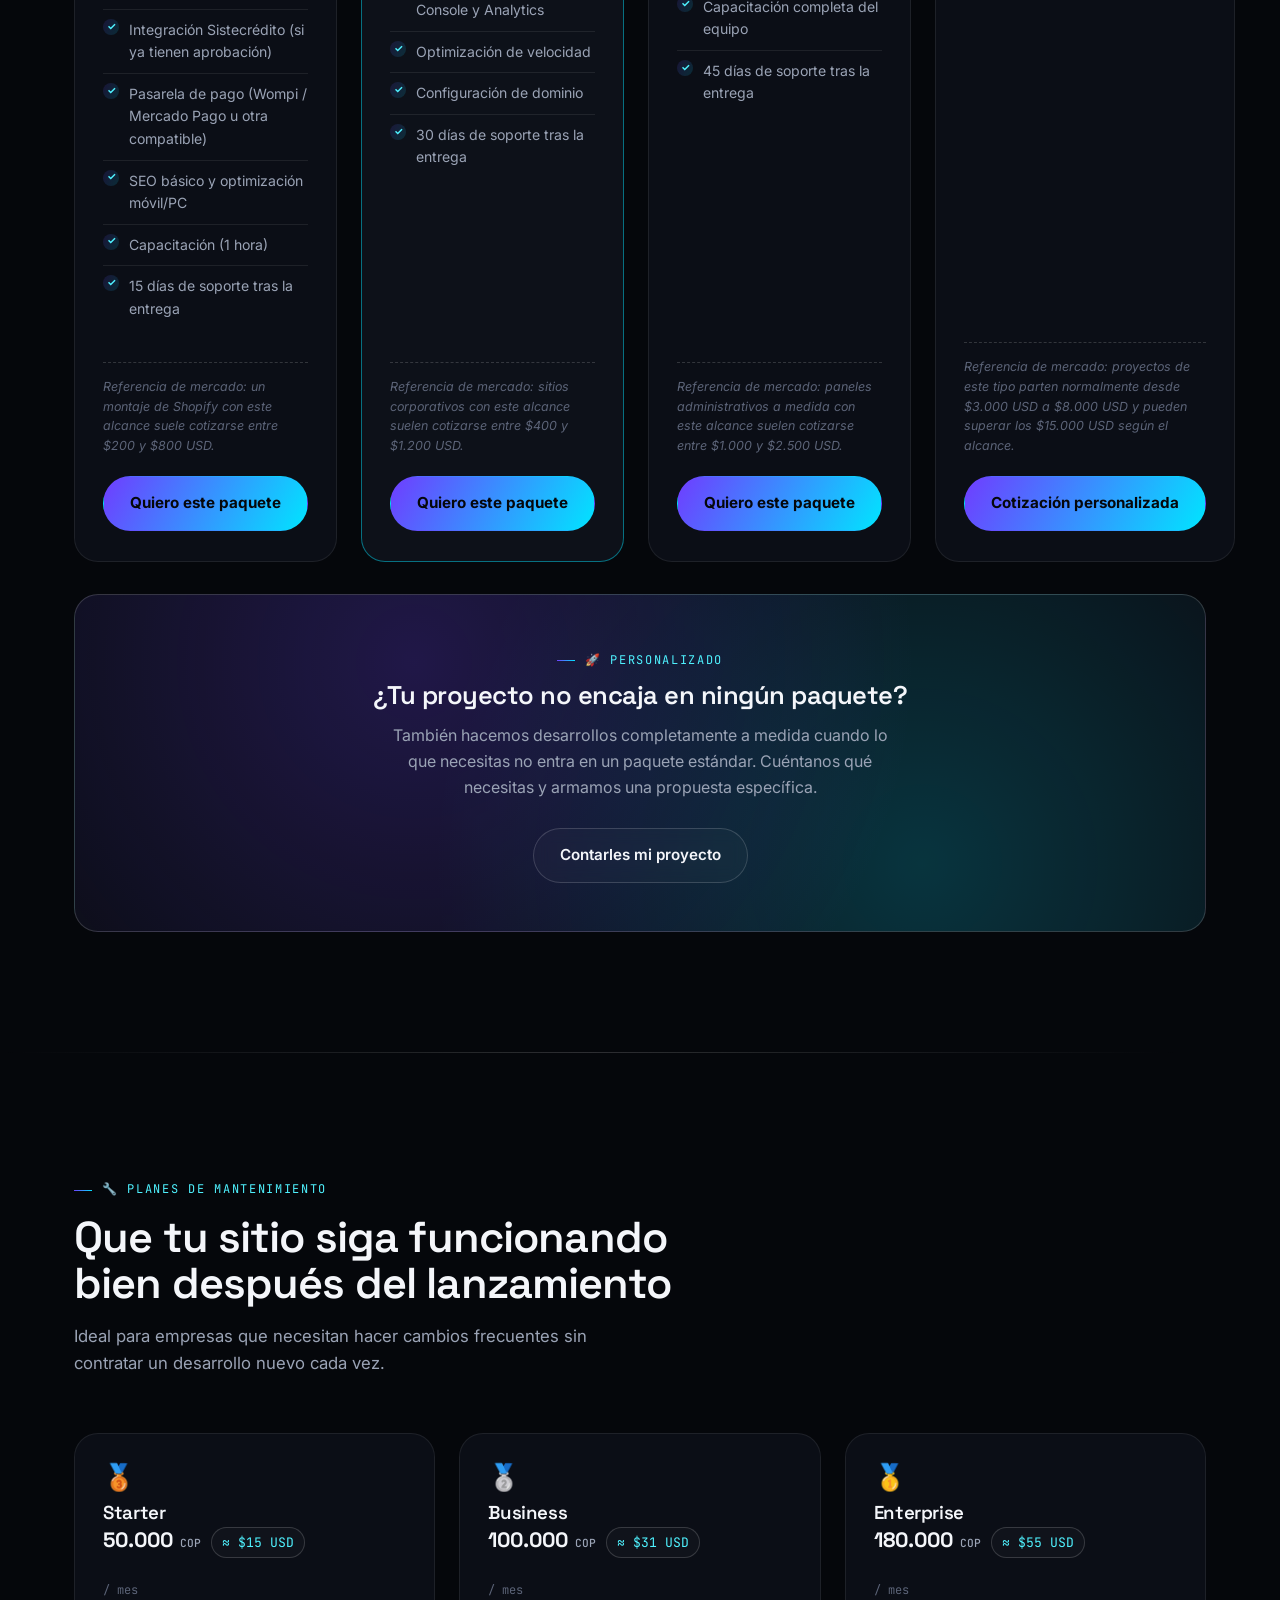
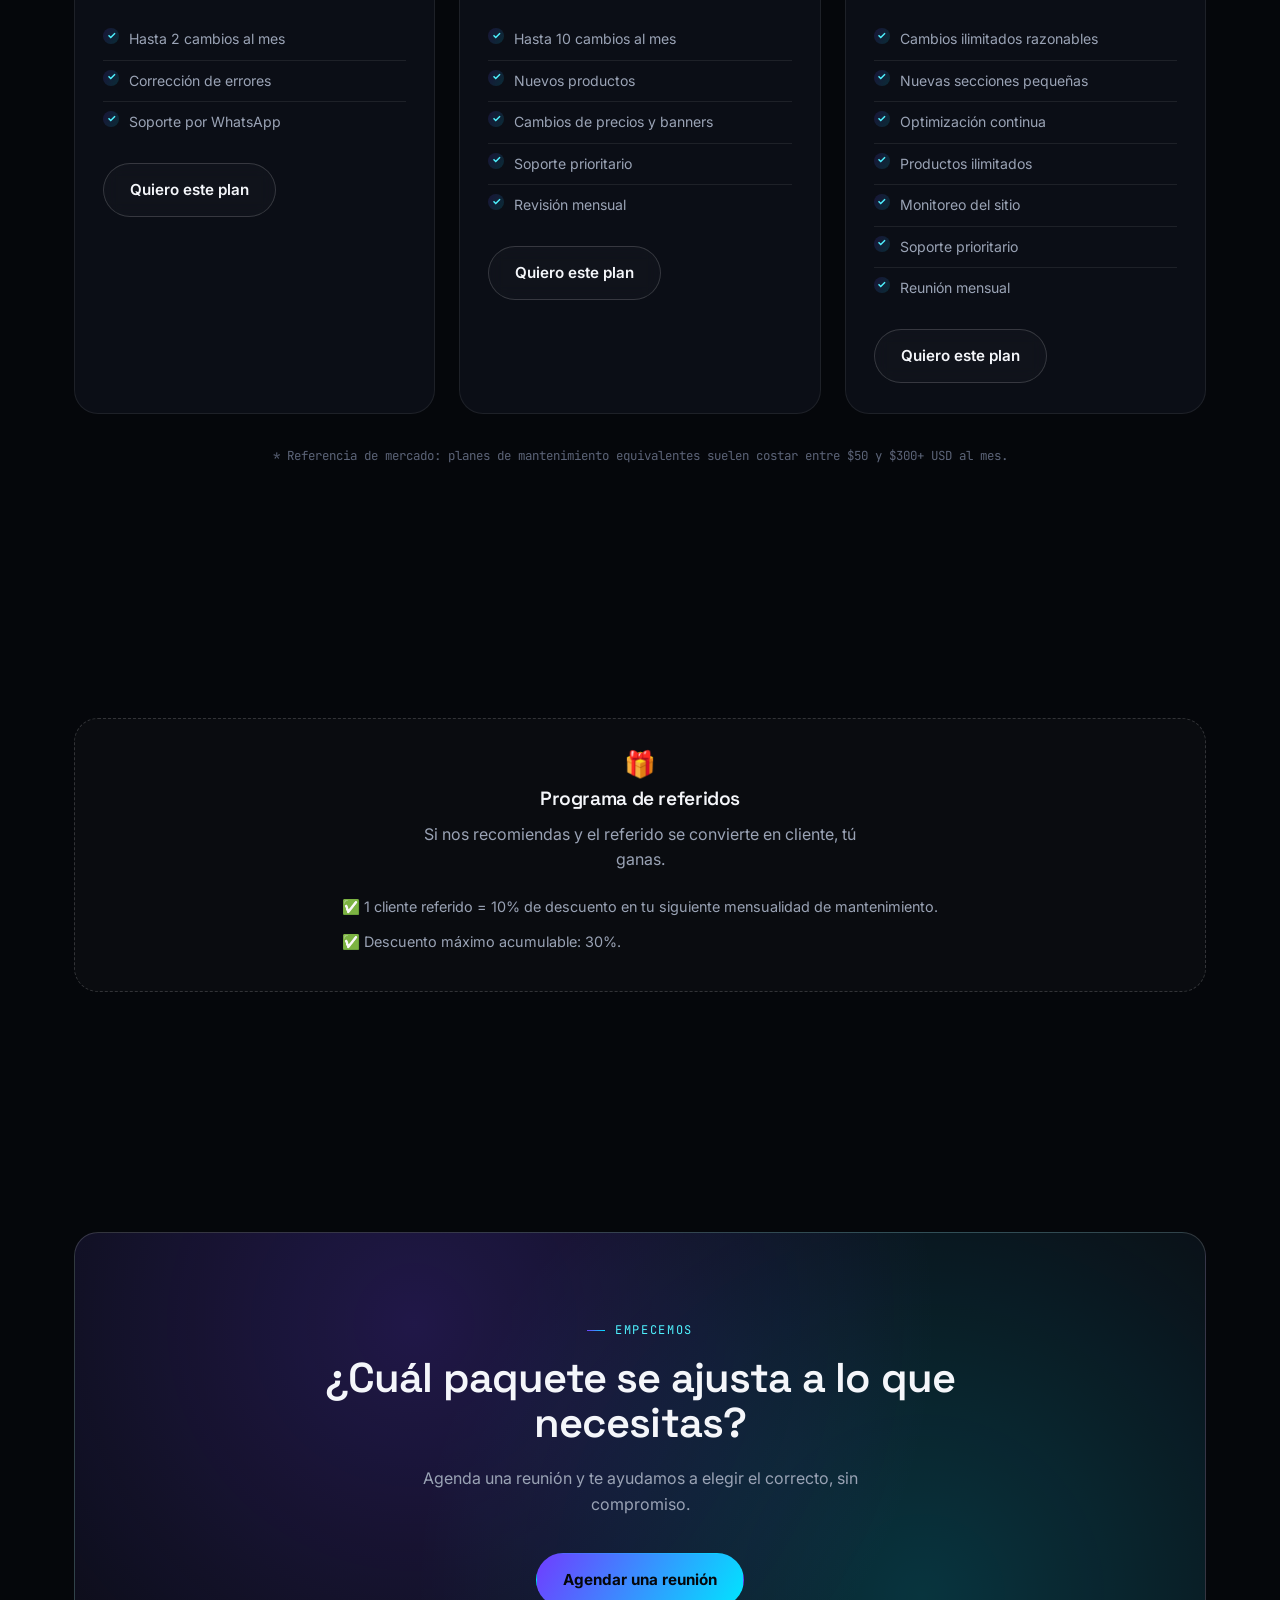
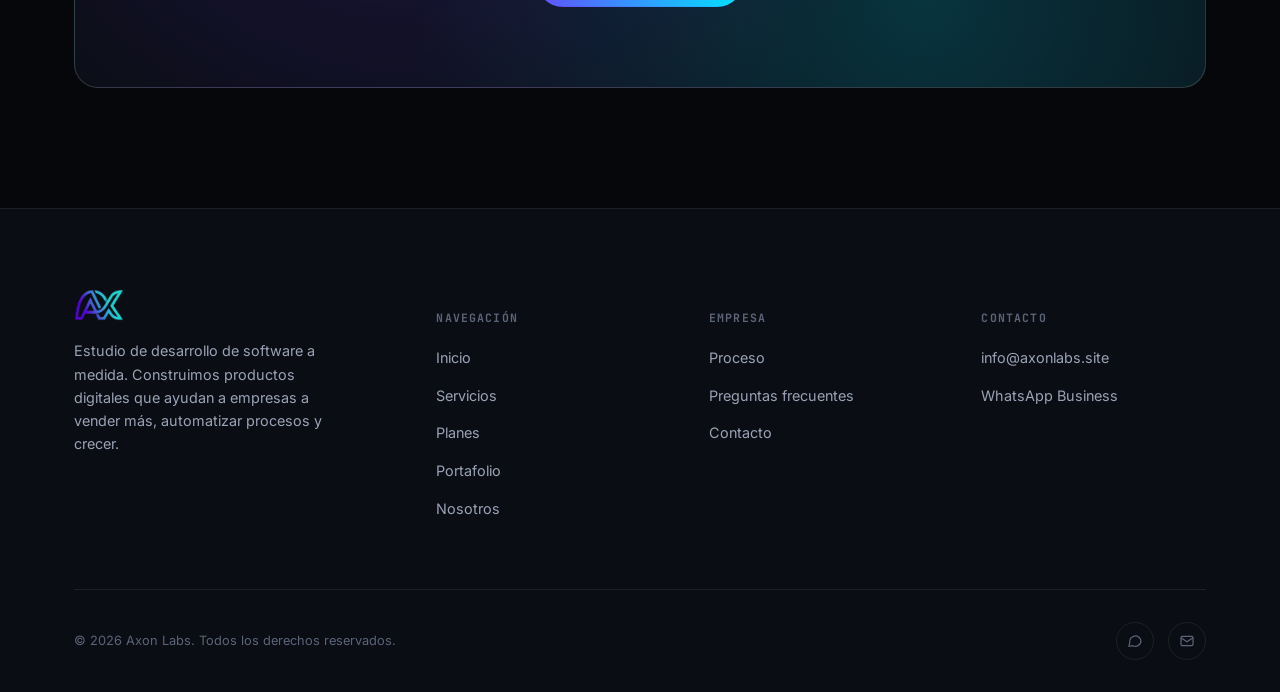
<file: planes.html>
<!DOCTYPE html>
<html lang="es">
<head>
<meta charset="UTF-8">
<meta name="viewport" content="width=device-width, initial-scale=1.0">
<title>Paquetes y planes — Axon Labs</title>
<meta name="description" content="Paquetes de desarrollo web y planes de mantenimiento de Axon Labs, con precios en pesos colombianos y su equivalencia en dólares.">
<link rel="canonical" href="https://axonlabs.site/planes.html">
<meta property="og:type" content="website">
<meta property="og:title" content="Paquetes y planes — Axon Labs">
<meta property="og:description" content="Paquetes de desarrollo web y planes de mantenimiento de Axon Labs.">
<meta property="og:image" content="https://axonlabs.site/assets/og-image.png">
<meta property="og:url" content="https://axonlabs.site/planes.html">
<link rel="icon" href="assets/favicon.ico" sizes="any">
<link rel="apple-touch-icon" href="assets/apple-touch-icon.png">
<link rel="manifest" href="assets/site.webmanifest">
<meta name="theme-color" content="#05070B">
<link rel="preconnect" href="https://fonts.googleapis.com">
<link rel="preconnect" href="https://fonts.gstatic.com" crossorigin>
<link href="https://fonts.googleapis.com/css2?family=Space+Grotesk:wght@500;600;700&family=Inter:wght@400;500;600;700&family=JetBrains+Mono:wght@400;500&display=swap" rel="stylesheet">
<link rel="stylesheet" href="css/style.css">
<link rel="stylesheet" href="css/pricing.css">
</head>
<body>
<a class="skip-link" href="#main">Saltar al contenido</a>
<canvas id="fx-canvas" aria-hidden="true"></canvas>
<div class="grain" aria-hidden="true"></div>

<header class="nav">
  <div class="container nav-inner">
    <a href="index.html" class="brand"><img src="assets/logo-mark-alpha.png" alt="Axon Labs">Axon Labs</a>
    <nav class="nav-links" id="nav-links">
      <a href="index.html" data-page="index.html">Inicio</a>
      <a href="servicios.html" data-page="servicios.html">Servicios</a>
      <a href="planes.html" data-page="planes.html">Planes</a>
      <a href="portafolio.html" data-page="portafolio.html">Portafolio</a>
      <a href="nosotros.html" data-page="nosotros.html">Nosotros</a>
      <a href="faq.html" data-page="faq.html">FAQ</a>
      <a href="contacto.html" data-page="contacto.html">Contacto</a>
    </nav>
    <div class="nav-actions">
      <a href="contacto.html#agendar" class="btn btn-ghost btn-sm">Agendar reunión</a>
      <button class="nav-toggle" id="nav-toggle" aria-label="Abrir menú" aria-expanded="false">
        <svg viewBox="0 0 24 24" fill="none" stroke="currentColor" stroke-width="2"><line x1="3" y1="6" x2="21" y2="6"/><line x1="3" y1="12" x2="21" y2="12"/><line x1="3" y1="18" x2="21" y2="18"/></svg>
      </button>
    </div>
  </div>
</header>

<main id="main">
  <section class="page-hero">
    <div class="container">
      <span class="eyebrow">Paquetes y planes</span>
      <h1>Precios claros, sin sorpresas después</h1>
      <p>Elige el paquete que se ajuste al tamaño de tu proyecto. Si no encaja en ninguno, también hacemos desarrollos 100% a medida.</p>
      <p class="rate-note">1 USD ≈ 3.250 COP · tasa referencial, se actualiza periódicamente — el precio oficial de cotización siempre es el publicado en pesos colombianos.</p>
    </div>
  </section>

  <!-- ============ PAQUETES ============ -->
  <section id="paquetes">
    <div class="container">
      <div class="section-head reveal">
        <span class="eyebrow">Paquetes de desarrollo</span>
        <h2>De una tienda simple a una plataforma completa</h2>
        <p>Cada paquete incluye todo lo necesario para lanzar: sin costos ocultos ni "extras" que aparecen después.</p>
      </div>

      <div class="plan-grid plan-grid-4">

        <!-- Shopify -->
        <div class="plan-card reveal">
          <span class="plan-emoji">🛒</span>
          <h3>Shopify</h3>
          <p class="plan-sub">Tienda online lista para vender, sin fricciones técnicas.</p>
          <div class="plan-price">
            <span class="cop">450.000 <small>COP</small></span>
            <span class="usd" data-cop="450000">≈ USD</span>
          </div>
          <ul class="plan-features">
            <li>Diseño completamente personalizado</li>
            <li>Configuración de Shopify</li>
            <li>Configuración de dominio</li>
            <li>Configuración SSL</li>
            <li>Hasta 50 productos configurados</li>
            <li>Organización por categorías y colecciones</li>
            <li>Configuración de impuestos y envíos</li>
            <li>Integración con WhatsApp</li>
            <li>Integración Sistecrédito (si ya tienen aprobación)</li>
            <li>Pasarela de pago (Wompi / Mercado Pago u otra compatible)</li>
            <li>SEO básico y optimización móvil/PC</li>
            <li>Capacitación (1 hora)</li>
            <li>15 días de soporte tras la entrega</li>
          </ul>
          <p class="plan-market-note">Referencia de mercado: un montaje de Shopify con este alcance suele cotizarse entre $200 y $800 USD.</p>
          <a href="#" class="btn btn-primary" data-wa-msg="Hola Axon Labs, me interesa el paquete Shopify (450.000 COP) para mi tienda.">Quiero este paquete</a>
        </div>

        <!-- Business -->
        <div class="plan-card recommended reveal reveal-delay-1">
          <span class="plan-badge">Más elegido</span>
          <span class="plan-emoji">💼</span>
          <h3>Business</h3>
          <p class="plan-sub">Ideal para empresas que necesitan presencia digital completa.</p>
          <div class="plan-price">
            <span class="cop">650.000 <small>COP</small></span>
            <span class="usd" data-cop="650000">≈ USD</span>
          </div>
          <ul class="plan-features">
            <li class="intro">Todo Shopify (si aplica) +</li>
            <li>Hasta 8 páginas (Inicio, Nosotros, Servicios, Contacto...)</li>
            <li>Formulario de contacto</li>
            <li>Google Maps integrado</li>
            <li>Blog y galería</li>
            <li>Integración con WhatsApp</li>
            <li>Animaciones y microinteracciones</li>
            <li>SEO, Google Search Console y Analytics</li>
            <li>Optimización de velocidad</li>
            <li>Configuración de dominio</li>
            <li>30 días de soporte tras la entrega</li>
          </ul>
          <p class="plan-market-note">Referencia de mercado: sitios corporativos con este alcance suelen cotizarse entre $400 y $1.200 USD.</p>
          <a href="#" class="btn btn-primary" data-wa-msg="Hola Axon Labs, me interesa el paquete Business (650.000 COP) para mi empresa.">Quiero este paquete</a>
        </div>

        <!-- Enterprise -->
        <div class="plan-card reveal reveal-delay-2">
          <span class="plan-emoji">🏢</span>
          <h3>Enterprise</h3>
          <p class="plan-sub">Pensado para empresas con procesos internos que automatizar.</p>
          <div class="plan-price">
            <span class="cop">2.600.000 <small>COP</small></span>
            <span class="usd" data-cop="2600000">≈ USD</span>
          </div>
          <ul class="plan-features">
            <li class="intro">Todo Business +</li>
            <li>Panel administrativo a medida</li>
            <li>Base de datos</li>
            <li>Gestión de usuarios y roles</li>
            <li>Agenda y reservas</li>
            <li>Dashboard con métricas</li>
            <li>Automatizaciones de procesos</li>
            <li>Correos corporativos</li>
            <li>Capacitación completa del equipo</li>
            <li>45 días de soporte tras la entrega</li>
          </ul>
          <p class="plan-market-note">Referencia de mercado: paneles administrativos a medida con este alcance suelen cotizarse entre $1.000 y $2.500 USD.</p>
          <a href="#" class="btn btn-primary" data-wa-msg="Hola Axon Labs, me interesa el paquete Enterprise (2.600.000 COP) para mi empresa.">Quiero este paquete</a>
        </div>

        <!-- Titanium -->
        <div class="plan-card plan-open reveal reveal-delay-3">
          <span class="plan-emoji">💎</span>
          <h3>Titanium</h3>
          <p class="plan-sub">Para proyectos completamente personalizados: CRM, ERP, marketplace, SaaS, dashboards, APIs.</p>
          <div class="plan-price">
            <span class="cop">Desde 6.000.000 <small>COP</small></span>
            <span class="usd" data-cop="6000000" data-prefix="≈ desde">≈ desde USD</span>
          </div>
          <ul class="plan-features">
            <li>CRM, ERP o marketplace a medida</li>
            <li>Plataformas SaaS y dashboards</li>
            <li>APIs, integraciones y automatizaciones complejas</li>
            <li>Arquitectura y alcance definidos en una propuesta técnica previa</li>
          </ul>
          <p class="plan-market-note">Referencia de mercado: proyectos de este tipo parten normalmente desde $3.000 USD a $8.000 USD y pueden superar los $15.000 USD según el alcance.</p>
          <a href="#" class="btn btn-primary" data-wa-msg="Hola Axon Labs, tengo un proyecto tipo Titanium (CRM/ERP/SaaS/marketplace) y quisiera una cotización.">Cotización personalizada</a>
        </div>

      </div>

      <div class="reveal" style="margin-top:32px;">
        <div class="cta-final" style="padding:48px 36px;">
          <span class="eyebrow" style="justify-content:center;">🚀 Personalizado</span>
          <h2 style="margin-top:12px;font-size:1.6rem;">¿Tu proyecto no encaja en ningún paquete?</h2>
          <p style="margin:14px auto 28px;">También hacemos desarrollos completamente a medida cuando lo que necesitas no entra en un paquete estándar. Cuéntanos qué necesitas y armamos una propuesta específica.</p>
          <a href="#" class="btn btn-ghost" data-wa-msg="Hola Axon Labs, necesito algo que no encaja en los paquetes publicados. Les cuento mi proyecto:">Contarles mi proyecto</a>
        </div>
      </div>
    </div>
  </section>

  <hr class="divider container">

  <!-- ============ MANTENIMIENTO ============ -->
  <section id="mantenimiento">
    <div class="container">
      <div class="section-head reveal">
        <span class="eyebrow">🔧 Planes de mantenimiento</span>
        <h2>Que tu sitio siga funcionando bien después del lanzamiento</h2>
        <p>Ideal para empresas que necesitan hacer cambios frecuentes sin contratar un desarrollo nuevo cada vez.</p>
      </div>

      <div class="maint-grid">
        <div class="maint-card reveal">
          <span class="plan-emoji">🥉</span>
          <h3>Starter</h3>
          <div class="plan-price">
            <span class="cop">50.000 <small>COP</small></span>
            <span class="usd" data-cop="50000">≈ USD</span>
          </div>
          <span class="maint-per">/ mes</span>
          <ul class="plan-features" style="margin-top:18px;">
            <li>Hasta 2 cambios al mes</li>
            <li>Corrección de errores</li>
            <li>Soporte por WhatsApp</li>
          </ul>
          <a href="#" class="btn btn-ghost" data-wa-msg="Hola Axon Labs, me interesa el plan de mantenimiento Starter (50.000 COP/mes).">Quiero este plan</a>
        </div>

        <div class="maint-card reveal reveal-delay-1">
          <span class="plan-emoji">🥈</span>
          <h3>Business</h3>
          <div class="plan-price">
            <span class="cop">100.000 <small>COP</small></span>
            <span class="usd" data-cop="100000">≈ USD</span>
          </div>
          <span class="maint-per">/ mes</span>
          <ul class="plan-features" style="margin-top:18px;">
            <li>Hasta 10 cambios al mes</li>
            <li>Nuevos productos</li>
            <li>Cambios de precios y banners</li>
            <li>Soporte prioritario</li>
            <li>Revisión mensual</li>
          </ul>
          <a href="#" class="btn btn-ghost" data-wa-msg="Hola Axon Labs, me interesa el plan de mantenimiento Business (100.000 COP/mes).">Quiero este plan</a>
        </div>

        <div class="maint-card reveal reveal-delay-2">
          <span class="plan-emoji">🥇</span>
          <h3>Enterprise</h3>
          <div class="plan-price">
            <span class="cop">180.000 <small>COP</small></span>
            <span class="usd" data-cop="180000">≈ USD</span>
          </div>
          <span class="maint-per">/ mes</span>
          <ul class="plan-features" style="margin-top:18px;">
            <li>Cambios ilimitados razonables</li>
            <li>Nuevas secciones pequeñas</li>
            <li>Optimización continua</li>
            <li>Productos ilimitados</li>
            <li>Monitoreo del sitio</li>
            <li>Soporte prioritario</li>
            <li>Reunión mensual</li>
          </ul>
          <a href="#" class="btn btn-ghost" data-wa-msg="Hola Axon Labs, me interesa el plan de mantenimiento Enterprise (180.000 COP/mes).">Quiero este plan</a>
        </div>
      </div>

      <p class="stats-note reveal" style="margin-top:32px;">* Referencia de mercado: planes de mantenimiento equivalentes suelen costar entre $50 y $300+ USD al mes.</p>
    </div>
  </section>

  <!-- ============ REFERIDOS ============ -->
  <section id="referidos">
    <div class="container">
      <div class="referral-box reveal">
        <span class="plan-emoji" style="margin:0 auto 12px;">🎁</span>
        <h3>Programa de referidos</h3>
        <p>Si nos recomiendas y el referido se convierte en cliente, tú ganas.</p>
        <ul>
          <li>✅ 1 cliente referido = 10% de descuento en tu siguiente mensualidad de mantenimiento.</li>
          <li>✅ Descuento máximo acumulable: 30%.</li>
        </ul>
      </div>
    </div>
  </section>

  <section>
    <div class="container">
      <div class="cta-final reveal">
        <span class="eyebrow" style="justify-content:center;">Empecemos</span>
        <h2 style="margin-top:16px;">¿Cuál paquete se ajusta a lo que necesitas?</h2>
        <p>Agenda una reunión y te ayudamos a elegir el correcto, sin compromiso.</p>
        <a href="contacto.html#agendar" class="btn btn-primary">Agendar una reunión</a>
      </div>
    </div>
  </section>
</main>

<footer>
  <div class="container">
    <div class="footer-grid">
      <div class="footer-brand">
        <img src="assets/logo-mark-alpha.png" alt="Axon Labs">
        <p>Estudio de desarrollo de software a medida. Construimos productos digitales que ayudan a empresas a vender más, automatizar procesos y crecer.</p>
      </div>
      <div class="footer-col">
        <h5>Navegación</h5>
        <ul><li><a href="index.html">Inicio</a></li><li><a href="servicios.html">Servicios</a></li><li><a href="planes.html">Planes</a></li><li><a href="portafolio.html">Portafolio</a></li><li><a href="nosotros.html">Nosotros</a></li></ul>
      </div>
      <div class="footer-col">
        <h5>Empresa</h5>
        <ul><li><a href="nosotros.html#proceso">Proceso</a></li><li><a href="faq.html">Preguntas frecuentes</a></li><li><a href="contacto.html">Contacto</a></li></ul>
      </div>
      <div class="footer-col">
        <h5>Contacto</h5>
        <ul><li><a href="mailto:info@axonlabs.site">info@axonlabs.site</a></li><li><a href="https://wa.me/593986473716" target="_blank" rel="noopener">WhatsApp Business</a></li></ul>
      </div>
    </div>
    <div class="footer-bottom">
      <span>© <span id="year"></span> Axon Labs. Todos los derechos reservados.</span>
      <div class="footer-social">
        <a href="https://wa.me/593986473716" target="_blank" rel="noopener" aria-label="WhatsApp"><svg viewBox="0 0 24 24" fill="none" stroke="currentColor" stroke-width="1.8"><path d="M21 11.5a8.5 8.5 0 0 1-12.4 7.5L3 20l1.1-5.4A8.5 8.5 0 1 1 21 11.5Z"/></svg></a>
        <a href="mailto:info@axonlabs.site" aria-label="Correo"><svg viewBox="0 0 24 24" fill="none" stroke="currentColor" stroke-width="1.8"><rect x="3" y="5" width="18" height="14" rx="2"/><path d="m3 7 9 6 9-6"/></svg></a>
      </div>
    </div>
  </div>
</footer>

<script>document.getElementById('year').textContent = new Date().getFullYear();</script>
<script src="js/main.js"></script>
<script src="js/pricing.js"></script>
</body>
</html>
</file>
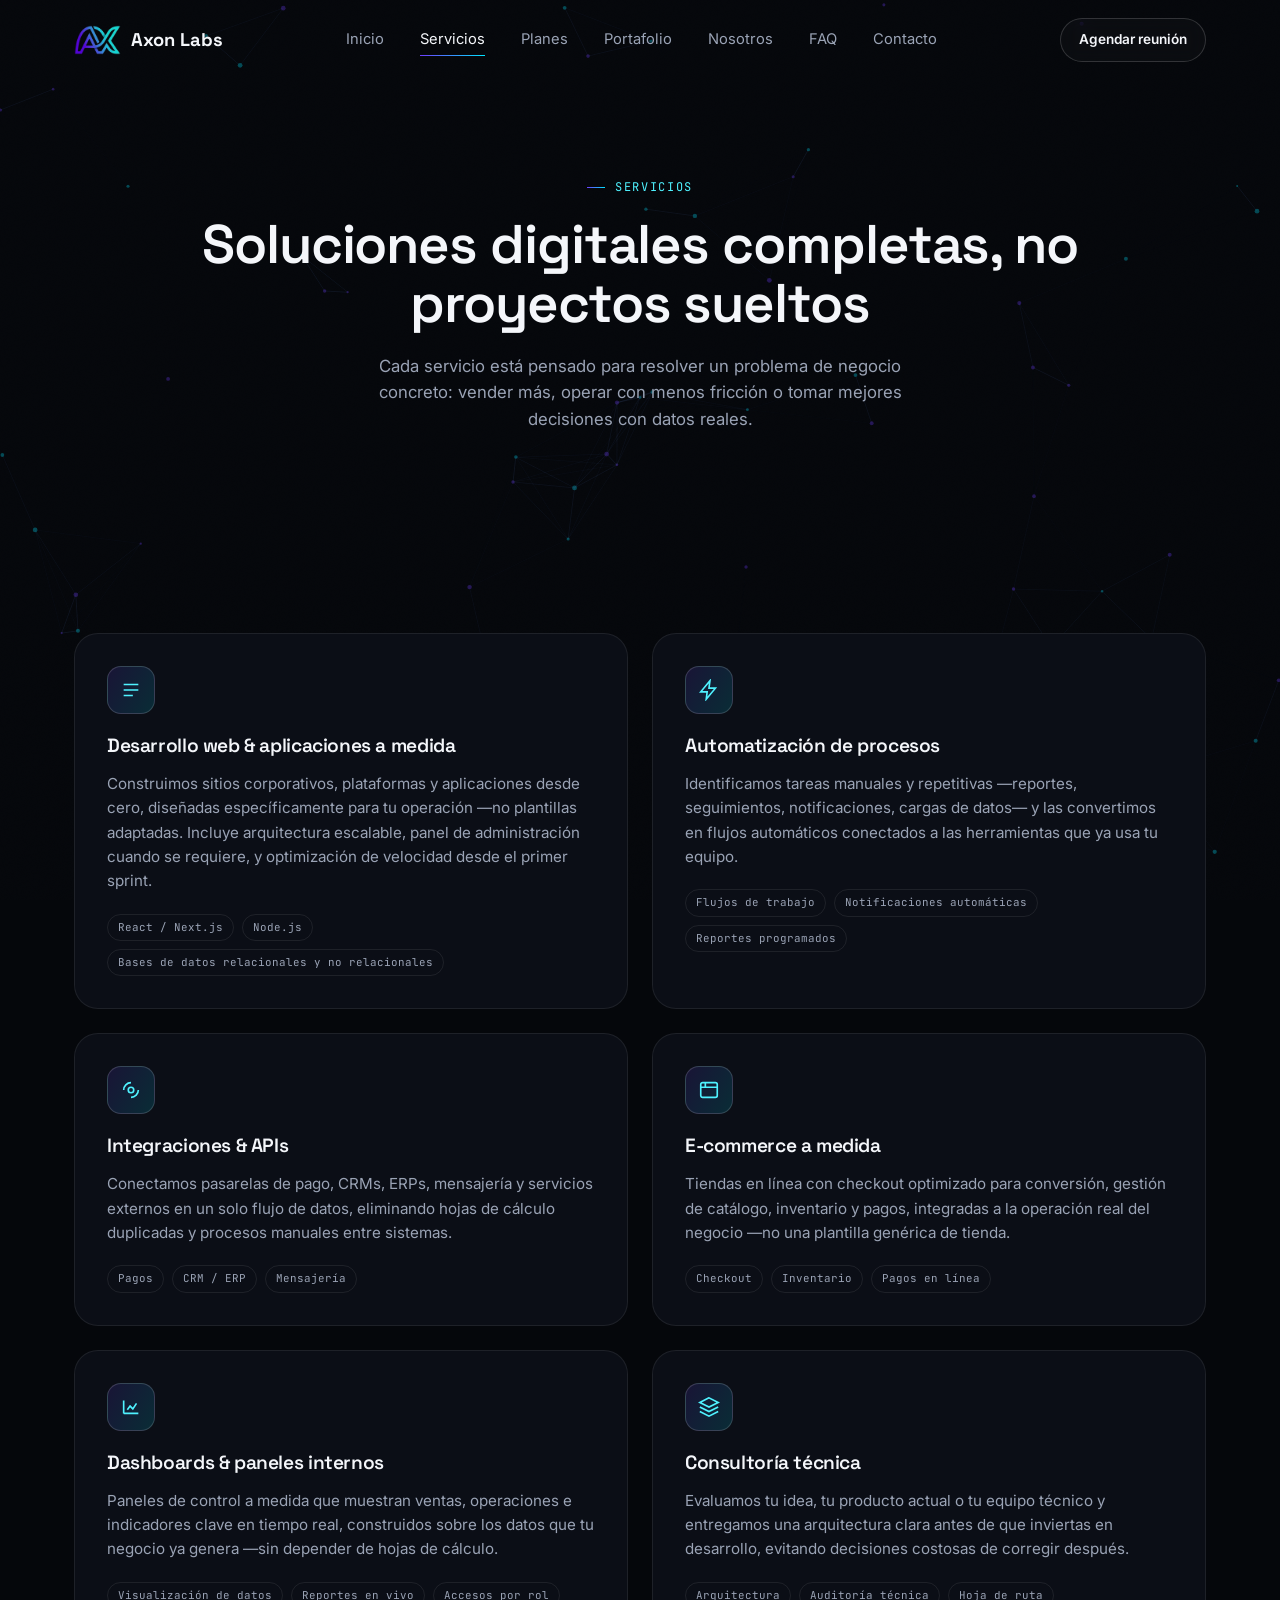
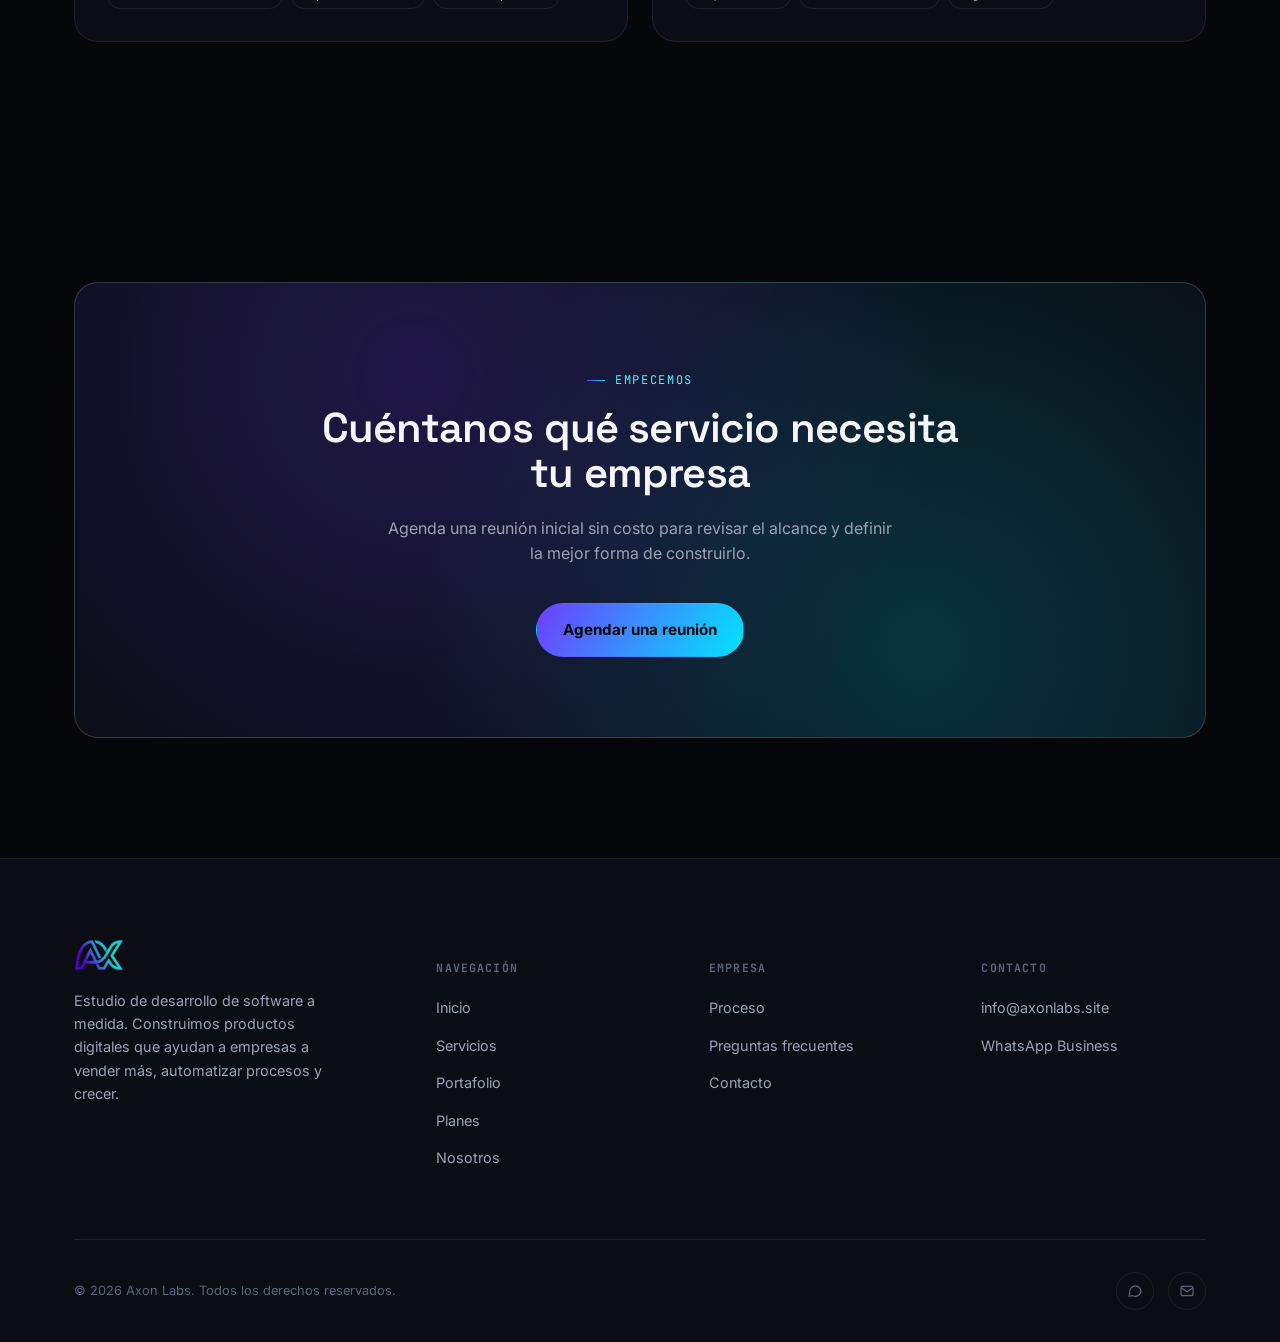
<file: servicios.html>
<!DOCTYPE html>
<html lang="es">
<head>
<meta charset="UTF-8">
<meta name="viewport" content="width=device-width, initial-scale=1.0">
<title>Servicios — Axon Labs</title>
<meta name="description" content="Desarrollo web y de aplicaciones, automatización de procesos, integraciones, e-commerce, dashboards y consultoría técnica para empresas.">
<link rel="canonical" href="https://axonlabs.site/servicios.html">
<meta property="og:type" content="website">
<meta property="og:title" content="Servicios — Axon Labs">
<meta property="og:description" content="Desarrollo web, automatización, integraciones y dashboards a medida para empresas.">
<meta property="og:image" content="https://axonlabs.site/assets/og-image.png">
<meta property="og:url" content="https://axonlabs.site/servicios.html">
<link rel="icon" href="assets/favicon.ico" sizes="any">
<link rel="apple-touch-icon" href="assets/apple-touch-icon.png">
<link rel="manifest" href="assets/site.webmanifest">
<meta name="theme-color" content="#05070B">
<link rel="preconnect" href="https://fonts.googleapis.com">
<link rel="preconnect" href="https://fonts.gstatic.com" crossorigin>
<link href="https://fonts.googleapis.com/css2?family=Space+Grotesk:wght@500;600;700&family=Inter:wght@400;500;600;700&family=JetBrains+Mono:wght@400;500&display=swap" rel="stylesheet">
<link rel="stylesheet" href="css/style.css">
</head>
<body>
<a class="skip-link" href="#main">Saltar al contenido</a>
<canvas id="fx-canvas" aria-hidden="true"></canvas>
<div class="grain" aria-hidden="true"></div>

<header class="nav">
  <div class="container nav-inner">
    <a href="index.html" class="brand"><img src="assets/logo-mark-alpha.png" alt="Axon Labs">Axon Labs</a>
    <nav class="nav-links" id="nav-links">
      <a href="index.html" data-page="index.html">Inicio</a>
      <a href="servicios.html" data-page="servicios.html">Servicios</a>
      <a href="planes.html" data-page="planes.html">Planes</a>
      <a href="portafolio.html" data-page="portafolio.html">Portafolio</a>
      <a href="nosotros.html" data-page="nosotros.html">Nosotros</a>
      <a href="faq.html" data-page="faq.html">FAQ</a>
      <a href="contacto.html" data-page="contacto.html">Contacto</a>
    </nav>
    <div class="nav-actions">
      <a href="contacto.html#agendar" class="btn btn-ghost btn-sm">Agendar reunión</a>
      <button class="nav-toggle" id="nav-toggle" aria-label="Abrir menú" aria-expanded="false">
        <svg viewBox="0 0 24 24" fill="none" stroke="currentColor" stroke-width="2"><line x1="3" y1="6" x2="21" y2="6"/><line x1="3" y1="12" x2="21" y2="12"/><line x1="3" y1="18" x2="21" y2="18"/></svg>
      </button>
    </div>
  </div>
</header>

<main id="main">
  <section class="page-hero">
    <div class="container">
      <span class="eyebrow">Servicios</span>
      <h1>Soluciones digitales completas, no proyectos sueltos</h1>
      <p>Cada servicio está pensado para resolver un problema de negocio concreto: vender más, operar con menos fricción o tomar mejores decisiones con datos reales.</p>
    </div>
  </section>

  <section>
    <div class="container">
      <div class="grid-2">
        <div class="card reveal">
          <div class="icon-tile"><svg viewBox="0 0 24 24" fill="none" stroke="currentColor" stroke-width="1.8"><path d="M4 6h16M4 12h16M4 18h10"/></svg></div>
          <h3>Desarrollo web & aplicaciones a medida</h3>
          <p>Construimos sitios corporativos, plataformas y aplicaciones desde cero, diseñadas específicamente para tu operación —no plantillas adaptadas. Incluye arquitectura escalable, panel de administración cuando se requiere, y optimización de velocidad desde el primer sprint.</p>
          <div class="project-tags" style="margin-top:20px;"><span>React / Next.js</span><span>Node.js</span><span>Bases de datos relacionales y no relacionales</span></div>
        </div>
        <div class="card reveal reveal-delay-1">
          <div class="icon-tile"><svg viewBox="0 0 24 24" fill="none" stroke="currentColor" stroke-width="1.8"><path d="M13 2 3 14h7l-1 8 10-12h-7l1-8z"/></svg></div>
          <h3>Automatización de procesos</h3>
          <p>Identificamos tareas manuales y repetitivas —reportes, seguimientos, notificaciones, cargas de datos— y las convertimos en flujos automáticos conectados a las herramientas que ya usa tu equipo.</p>
          <div class="project-tags" style="margin-top:20px;"><span>Flujos de trabajo</span><span>Notificaciones automáticas</span><span>Reportes programados</span></div>
        </div>
        <div class="card reveal">
          <div class="icon-tile"><svg viewBox="0 0 24 24" fill="none" stroke="currentColor" stroke-width="1.8"><circle cx="12" cy="12" r="3"/><path d="M4 12a8 8 0 0 1 8-8M20 12a8 8 0 0 1-8 8"/></svg></div>
          <h3>Integraciones & APIs</h3>
          <p>Conectamos pasarelas de pago, CRMs, ERPs, mensajería y servicios externos en un solo flujo de datos, eliminando hojas de cálculo duplicadas y procesos manuales entre sistemas.</p>
          <div class="project-tags" style="margin-top:20px;"><span>Pagos</span><span>CRM / ERP</span><span>Mensajería</span></div>
        </div>
        <div class="card reveal reveal-delay-1">
          <div class="icon-tile"><svg viewBox="0 0 24 24" fill="none" stroke="currentColor" stroke-width="1.8"><rect x="3" y="4" width="18" height="16" rx="2"/><path d="M3 9h18M8 4v5"/></svg></div>
          <h3>E-commerce a medida</h3>
          <p>Tiendas en línea con checkout optimizado para conversión, gestión de catálogo, inventario y pagos, integradas a la operación real del negocio —no una plantilla genérica de tienda.</p>
          <div class="project-tags" style="margin-top:20px;"><span>Checkout</span><span>Inventario</span><span>Pagos en línea</span></div>
        </div>
        <div class="card reveal">
          <div class="icon-tile"><svg viewBox="0 0 24 24" fill="none" stroke="currentColor" stroke-width="1.8"><path d="M4 19V5M4 19h16M8 15l3-4 3 3 4-6"/></svg></div>
          <h3>Dashboards & paneles internos</h3>
          <p>Paneles de control a medida que muestran ventas, operaciones e indicadores clave en tiempo real, construidos sobre los datos que tu negocio ya genera —sin depender de hojas de cálculo.</p>
          <div class="project-tags" style="margin-top:20px;"><span>Visualización de datos</span><span>Reportes en vivo</span><span>Accesos por rol</span></div>
        </div>
        <div class="card reveal reveal-delay-1">
          <div class="icon-tile"><svg viewBox="0 0 24 24" fill="none" stroke="currentColor" stroke-width="1.8"><path d="M12 2 2 7l10 5 10-5-10-5zM2 17l10 5 10-5M2 12l10 5 10-5"/></svg></div>
          <h3>Consultoría técnica</h3>
          <p>Evaluamos tu idea, tu producto actual o tu equipo técnico y entregamos una arquitectura clara antes de que inviertas en desarrollo, evitando decisiones costosas de corregir después.</p>
          <div class="project-tags" style="margin-top:20px;"><span>Arquitectura</span><span>Auditoría técnica</span><span>Hoja de ruta</span></div>
        </div>
      </div>
    </div>
  </section>

  <section>
    <div class="container">
      <div class="cta-final reveal">
        <span class="eyebrow" style="justify-content:center;">Empecemos</span>
        <h2 style="margin-top:16px;">Cuéntanos qué servicio necesita tu empresa</h2>
        <p>Agenda una reunión inicial sin costo para revisar el alcance y definir la mejor forma de construirlo.</p>
        <a href="contacto.html#agendar" class="btn btn-primary">Agendar una reunión</a>
      </div>
    </div>
  </section>
</main>

<footer>
  <div class="container">
    <div class="footer-grid">
      <div class="footer-brand">
        <img src="assets/logo-mark-alpha.png" alt="Axon Labs">
        <p>Estudio de desarrollo de software a medida. Construimos productos digitales que ayudan a empresas a vender más, automatizar procesos y crecer.</p>
      </div>
      <div class="footer-col">
        <h5>Navegación</h5>
        <ul><li><a href="index.html">Inicio</a></li><li><a href="servicios.html">Servicios</a></li><li><a href="portafolio.html">Portafolio</a></li><li><a href="planes.html">Planes</a></li><li><a href="nosotros.html">Nosotros</a></li></ul>
      </div>
      <div class="footer-col">
        <h5>Empresa</h5>
        <ul><li><a href="nosotros.html#proceso">Proceso</a></li><li><a href="faq.html">Preguntas frecuentes</a></li><li><a href="contacto.html">Contacto</a></li></ul>
      </div>
      <div class="footer-col">
        <h5>Contacto</h5>
        <ul><li><a href="mailto:info@axonlabs.site">info@axonlabs.site</a></li><li><a href="https://wa.me/593986473716" target="_blank" rel="noopener">WhatsApp Business</a></li></ul>
      </div>
    </div>
    <div class="footer-bottom">
      <span>© <span id="year"></span> Axon Labs. Todos los derechos reservados.</span>
      <div class="footer-social">
        <a href="https://wa.me/593986473716" target="_blank" rel="noopener" aria-label="WhatsApp"><svg viewBox="0 0 24 24" fill="none" stroke="currentColor" stroke-width="1.8"><path d="M21 11.5a8.5 8.5 0 0 1-12.4 7.5L3 20l1.1-5.4A8.5 8.5 0 1 1 21 11.5Z"/></svg></a>
        <a href="mailto:info@axonlabs.site" aria-label="Correo"><svg viewBox="0 0 24 24" fill="none" stroke="currentColor" stroke-width="1.8"><rect x="3" y="5" width="18" height="14" rx="2"/><path d="m3 7 9 6 9-6"/></svg></a>
      </div>
    </div>
  </div>
</footer>

<script>document.getElementById('year').textContent = new Date().getFullYear();</script>
<script src="js/main.js"></script>
</body>
</html>
</file>
<file: css/style.css>
/* ============================================================
   AXON LABS — Design System
   Base: #05070B · Violet: #6F3DFF · Cyan: #00E5FF
   ============================================================ */

:root{
  --bg:            #05070B;
  --bg-elevated:   #0A0D14;
  --bg-card:       #0B0E16;
  --violet:        #6F3DFF;
  --violet-2:      #8B5CFF;
  --cyan:          #00E5FF;
  --cyan-2:        #4FF2FF;
  --text:          #F4F6FA;
  --text-dim:      #9AA3B5;
  --text-faint:    #5C6478;
  --border:        rgba(255,255,255,.08);
  --border-strong: rgba(255,255,255,.16);
  --surface:       rgba(255,255,255,.025);
  --surface-hover: rgba(255,255,255,.05);
  --glass:         rgba(12,15,22,.55);

  --grad-brand:    linear-gradient(120deg, var(--violet) 0%, var(--cyan) 100%);
  --grad-brand-soft: linear-gradient(120deg, rgba(111,61,255,.14) 0%, rgba(0,229,255,.14) 100%);
  --grad-text:     linear-gradient(100deg, #B9A4FF 0%, var(--cyan-2) 100%);

  --font-display: 'Space Grotesk', 'General Sans', sans-serif;
  --font-body:    'Inter', sans-serif;
  --font-mono:    'JetBrains Mono', monospace;

  --container: 1180px;
  --radius-sm: 10px;
  --radius-md: 16px;
  --radius-lg: 24px;

  --ease: cubic-bezier(.16,1,.3,1);
  --ease-soft: cubic-bezier(.4,0,.2,1);
}

*, *::before, *::after{ box-sizing:border-box; }
html{ scroll-behavior:smooth; }
@media (prefers-reduced-motion: reduce){
  html{ scroll-behavior:auto; }
  *, *::before, *::after{ animation-duration:.001ms !important; animation-iteration-count:1 !important; transition-duration:.001ms !important; scroll-behavior:auto !important; }
}

body{
  margin:0;
  background:var(--bg);
  color:var(--text);
  font-family:var(--font-body);
  font-size:16px;
  line-height:1.6;
  -webkit-font-smoothing:antialiased;
  text-rendering:optimizeLegibility;
  overflow-x:hidden;
}

img{ max-width:100%; display:block; }
a{ color:inherit; text-decoration:none; }
ul{ margin:0; padding:0; list-style:none; }
button{ font-family:inherit; }

::selection{ background:var(--violet); color:#fff; }

:focus-visible{
  outline:2px solid var(--cyan);
  outline-offset:3px;
  border-radius:4px;
}

.container{
  width:100%;
  max-width:var(--container);
  margin:0 auto;
  padding:0 24px;
}

@media (max-width:640px){
  .container{ padding:0 20px; }
}

/* ---------- Typography ---------- */
h1,h2,h3,h4{
  font-family:var(--font-display);
  font-weight:600;
  line-height:1.08;
  letter-spacing:-.02em;
  margin:0;
}
.eyebrow{
  font-family:var(--font-mono);
  font-size:.75rem;
  letter-spacing:.14em;
  text-transform:uppercase;
  color:var(--cyan-2);
  display:inline-flex;
  align-items:center;
  gap:10px;
}
.eyebrow::before{
  content:'';
  width:18px; height:1px;
  background:var(--grad-brand);
}
.section-head{
  max-width:640px;
  margin-bottom:56px;
}
.section-head h2{
  font-size:clamp(1.9rem, 3.4vw, 2.7rem);
  margin-top:14px;
}
.section-head p{
  color:var(--text-dim);
  font-size:1.05rem;
  margin-top:16px;
  max-width:560px;
}
.section-head.center{ margin-left:auto; margin-right:auto; text-align:center; }
.section-head.center p{ margin-left:auto; margin-right:auto; }

.text-gradient{
  background:var(--grad-text);
  -webkit-background-clip:text;
  background-clip:text;
  color:transparent;
}

section{ position:relative; padding:120px 0; }
@media (max-width:768px){ section{ padding:80px 0; } }

.divider{
  height:1px;
  background:linear-gradient(90deg, transparent, var(--border-strong) 50%, transparent);
  border:none;
  margin:0;
}

/* ---------- Buttons ---------- */
.btn{
  position:relative;
  display:inline-flex;
  align-items:center;
  justify-content:center;
  gap:8px;
  font-family:var(--font-body);
  font-weight:600;
  font-size:.95rem;
  padding:14px 26px;
  border-radius:999px;
  border:1px solid transparent;
  cursor:pointer;
  transition:transform .35s var(--ease), box-shadow .35s var(--ease), border-color .35s var(--ease), background .35s var(--ease);
  white-space:nowrap;
}
.btn:active{ transform:translateY(1px) scale(.99); }

.btn-primary{
  background:var(--grad-brand);
  color:#05070B;
  font-weight:700;
  box-shadow:0 0 0 0 rgba(111,61,255,0);
}
.btn-primary:hover{
  box-shadow:0 8px 30px -6px rgba(111,61,255,.55), 0 0 24px -4px rgba(0,229,255,.35);
  transform:translateY(-2px);
}

.btn-ghost{
  background:var(--surface);
  color:var(--text);
  border-color:var(--border-strong);
  backdrop-filter:blur(8px);
}
.btn-ghost:hover{
  background:var(--surface-hover);
  border-color:rgba(0,229,255,.4);
  transform:translateY(-2px);
}

.btn-sm{ padding:10px 18px; font-size:.85rem; }

.btn svg{ width:16px; height:16px; transition:transform .3s var(--ease); }
.btn:hover svg.arrow{ transform:translateX(3px); }

/* ---------- Nav ---------- */
.nav{
  position:fixed; top:0; left:0; right:0; z-index:100;
  padding:18px 0;
  transition:padding .35s var(--ease), background .35s var(--ease), border-color .35s var(--ease);
  border-bottom:1px solid transparent;
}
.nav.scrolled{
  padding:12px 0;
  background:var(--glass);
  backdrop-filter:blur(16px) saturate(140%);
  -webkit-backdrop-filter:blur(16px) saturate(140%);
  border-bottom:1px solid var(--border);
}
.nav-inner{
  display:flex; align-items:center; justify-content:space-between;
}
.brand{ display:flex; align-items:center; gap:10px; font-family:var(--font-display); font-weight:700; font-size:1.15rem; }
.brand img{ height:30px; width:auto; }
.nav-links{ display:flex; align-items:center; gap:36px; }
.nav-links a{
  font-size:.92rem; color:var(--text-dim); position:relative; padding:4px 0;
  transition:color .25s var(--ease);
}
.nav-links a::after{
  content:''; position:absolute; left:0; bottom:0; width:0; height:1px;
  background:var(--grad-brand); transition:width .3s var(--ease);
}
.nav-links a:hover, .nav-links a.active{ color:var(--text); }
.nav-links a:hover::after, .nav-links a.active::after{ width:100%; }
.nav-actions{ display:flex; align-items:center; gap:14px; }
.nav-toggle{
  display:none; background:none; border:none; color:var(--text); width:40px; height:40px;
  align-items:center; justify-content:center; cursor:pointer;
}
.nav-toggle svg{ width:22px; height:22px; }

@media (max-width:900px){
  .nav-links{
    position:fixed; inset:64px 0 0 0; height:calc(100vh - 64px);
    flex-direction:column; justify-content:flex-start; gap:0;
    background:var(--bg); padding:20px 24px;
    transform:translateX(100%); transition:transform .4s var(--ease);
  }
  .nav-links.open{ transform:translateX(0); }
  .nav-links a{ width:100%; padding:18px 0; border-bottom:1px solid var(--border); font-size:1.05rem; }
  .nav-toggle{ display:flex; }
  .nav-actions .btn-ghost{ display:none; }
}

/* ---------- Background FX ---------- */
#fx-canvas{
  position:fixed; inset:0; z-index:0; pointer-events:none; opacity:.55;
}
.grain{
  position:fixed; inset:0; z-index:1; pointer-events:none; opacity:.025; mix-blend-mode:overlay;
  background-image:url("data:image/svg+xml,%3Csvg xmlns='http://www.w3.org/2000/svg' width='120' height='120'%3E%3Cfilter id='n'%3E%3CfeTurbulence type='fractalNoise' baseFrequency='0.9' numOctaves='2' stitchTiles='stitch'/%3E%3C/filter%3E%3Crect width='100%25' height='100%25' filter='url(%23n)'/%3E%3C/svg%3E");
}
main, footer{ position:relative; z-index:2; }

.glow-orb{
  position:absolute; border-radius:50%; filter:blur(90px); pointer-events:none; z-index:0;
}

/* ---------- Reveal on scroll ---------- */
.reveal{ opacity:0; transform:translateY(24px); transition:opacity .8s var(--ease), transform .8s var(--ease); }
.reveal.in{ opacity:1; transform:none; }
.reveal-delay-1{ transition-delay:.08s; }
.reveal-delay-2{ transition-delay:.16s; }
.reveal-delay-3{ transition-delay:.24s; }
.reveal-delay-4{ transition-delay:.32s; }

/* ============================================================
   HERO
   ============================================================ */
.hero{
  padding:190px 0 120px;
  min-height:92vh;
  display:flex; align-items:center;
  position:relative;
  overflow:hidden;
}
.hero-grid{
  position:absolute; inset:0; z-index:0;
  background-image:
    linear-gradient(rgba(255,255,255,.035) 1px, transparent 1px),
    linear-gradient(90deg, rgba(255,255,255,.035) 1px, transparent 1px);
  background-size:64px 64px;
  mask-image:radial-gradient(ellipse 60% 50% at 50% 30%, black 10%, transparent 75%);
}
.hero-content{ position:relative; z-index:2; max-width:840px; margin:0 auto; text-align:center; }
.hero-badge{
  display:inline-flex; align-items:center; gap:8px;
  font-family:var(--font-mono); font-size:.72rem; letter-spacing:.1em; text-transform:uppercase;
  color:var(--cyan-2); background:var(--surface); border:1px solid var(--border-strong);
  padding:8px 16px; border-radius:999px; margin-bottom:28px;
}
.hero-badge .dot{ width:6px; height:6px; border-radius:50%; background:var(--cyan); box-shadow:0 0 10px var(--cyan); animation:pulse-dot 2s ease-in-out infinite; }
@keyframes pulse-dot{ 0%,100%{ opacity:1; } 50%{ opacity:.3; } }

.hero h1{
  font-size:clamp(2.6rem, 6vw, 4.6rem);
  letter-spacing:-.03em;
}
.hero h1 span{ display:block; }
.hero p.lead{
  margin:28px auto 0; max-width:600px;
  font-size:clamp(1.05rem, 1.6vw, 1.25rem);
  color:var(--text-dim);
}
.hero-cta{ display:flex; gap:16px; justify-content:center; margin-top:44px; flex-wrap:wrap; }

.hero-logo-mark{
  width:min(120px, 20vw); margin:0 auto 36px; opacity:.95;
  filter:drop-shadow(0 0 40px rgba(111,61,255,.35));
  animation:float-logo 6s ease-in-out infinite;
}
@keyframes float-logo{ 0%,100%{ transform:translateY(0); } 50%{ transform:translateY(-10px); } }

.hero-trust{
  margin-top:90px; display:flex; align-items:center; justify-content:center; gap:14px;
  color:var(--text-faint); font-size:.8rem; font-family:var(--font-mono); letter-spacing:.04em;
}
.hero-trust .line{ height:1px; width:40px; background:var(--border-strong); }

/* ---------- Stats strip ---------- */
.stats{
  padding:70px 0;
  border-top:1px solid var(--border); border-bottom:1px solid var(--border);
  background:var(--surface);
}
.stats-grid{
  display:grid; grid-template-columns:repeat(4,1fr); gap:32px; text-align:center;
}
.stat-num{
  font-family:var(--font-display); font-weight:700;
  font-size:clamp(2rem, 3.4vw, 2.6rem);
  background:var(--grad-text); -webkit-background-clip:text; background-clip:text; color:transparent;
}
.stat-label{ margin-top:8px; font-size:.85rem; color:var(--text-dim); }
.stats-note{ text-align:center; margin-top:36px; font-size:.78rem; color:var(--text-faint); font-family:var(--font-mono); }
@media (max-width:768px){ .stats-grid{ grid-template-columns:repeat(2,1fr); gap:40px 24px; } }

/* ============================================================
   CARDS
   ============================================================ */
.card{
  background:var(--bg-card);
  border:1px solid var(--border);
  border-radius:var(--radius-lg);
  padding:32px;
  position:relative;
  overflow:hidden;
  transition:transform .45s var(--ease), border-color .45s var(--ease), background .45s var(--ease);
}
.card::before{
  content:''; position:absolute; inset:0; border-radius:inherit; padding:1px;
  background:var(--grad-brand-soft); opacity:0; transition:opacity .45s var(--ease);
  -webkit-mask:linear-gradient(#000 0 0) content-box, linear-gradient(#000 0 0);
  -webkit-mask-composite:xor; mask-composite:exclude;
  pointer-events:none;
}
.card:hover{ transform:translateY(-6px); border-color:transparent; background:#0D1119; }
.card:hover::before{ opacity:1; }

.icon-tile{
  width:48px; height:48px; border-radius:14px;
  display:flex; align-items:center; justify-content:center;
  background:var(--grad-brand-soft); border:1px solid var(--border-strong);
  margin-bottom:22px;
}
.icon-tile svg{ width:22px; height:22px; stroke:var(--cyan-2); }

/* ---------- Services grid ---------- */
.grid-3{ display:grid; grid-template-columns:repeat(3,1fr); gap:24px; }
.grid-2{ display:grid; grid-template-columns:repeat(2,1fr); gap:24px; }
@media (max-width:900px){ .grid-3{ grid-template-columns:repeat(2,1fr); } }
@media (max-width:640px){ .grid-3, .grid-2{ grid-template-columns:1fr; } }

.card h3{ font-size:1.2rem; margin-bottom:12px; }
.card p{ color:var(--text-dim); font-size:.95rem; }
.card-tag{
  display:inline-block; margin-top:20px; font-family:var(--font-mono); font-size:.72rem;
  color:var(--cyan-2); letter-spacing:.06em; text-transform:uppercase;
}

/* ---------- Stack / Tech pills ---------- */
.stack-cloud{ display:flex; flex-wrap:wrap; gap:14px; }
.pill{
  display:inline-flex; align-items:center; gap:10px;
  padding:12px 20px; border-radius:999px;
  background:var(--surface); border:1px solid var(--border);
  font-family:var(--font-mono); font-size:.85rem; color:var(--text);
  transition:border-color .3s var(--ease), background .3s var(--ease), transform .3s var(--ease);
}
.pill:hover{ border-color:rgba(0,229,255,.4); background:var(--surface-hover); transform:translateY(-2px); }
.pill .dotc{ width:7px; height:7px; border-radius:50%; background:var(--grad-brand); }

/* ---------- Process / timeline ---------- */
.process-list{ display:flex; flex-direction:column; }
.process-item{
  display:grid; grid-template-columns:90px 1fr; gap:28px;
  padding:36px 0; border-top:1px solid var(--border);
  position:relative;
}
.process-item:last-child{ border-bottom:1px solid var(--border); }
.process-num{
  font-family:var(--font-mono); font-size:.85rem; color:var(--text-faint);
  padding-top:4px;
}
.process-item h3{ font-size:1.3rem; margin-bottom:10px; }
.process-item p{ color:var(--text-dim); max-width:560px; }
.process-item .process-tag{
  font-family:var(--font-mono); font-size:.72rem; color:var(--cyan-2); text-transform:uppercase; letter-spacing:.08em;
}
@media (max-width:640px){ .process-item{ grid-template-columns:1fr; gap:10px; } }

/* ---------- Portfolio ---------- */
.project-card{
  border:1px solid var(--border); border-radius:var(--radius-lg); overflow:hidden;
  background:var(--bg-card); transition:transform .5s var(--ease), border-color .5s var(--ease);
  display:flex; flex-direction:column;
}
.project-card:hover{ transform:translateY(-8px); border-color:rgba(0,229,255,.3); }
.project-thumb{
  aspect-ratio:16/10; width:100%;
  background:linear-gradient(135deg, rgba(111,61,255,.18), rgba(0,229,255,.14));
  display:flex; align-items:center; justify-content:center;
  position:relative; overflow:hidden;
}
.project-thumb img{ width:100%; height:100%; object-fit:cover; }
.project-thumb .ph-mark{ width:56px; opacity:.5; }
.project-badge{
  position:absolute; top:14px; left:14px;
  font-family:var(--font-mono); font-size:.65rem; text-transform:uppercase; letter-spacing:.08em;
  background:rgba(5,7,11,.7); border:1px solid var(--border-strong); backdrop-filter:blur(6px);
  padding:6px 12px; border-radius:999px; color:var(--cyan-2);
}
.project-body{ padding:26px 26px 28px; flex:1; display:flex; flex-direction:column; }
.project-body h3{ font-size:1.15rem; margin-bottom:8px; }
.project-body p{ color:var(--text-dim); font-size:.9rem; flex:1; }
.project-tags{ display:flex; flex-wrap:wrap; gap:8px; margin-top:16px; }
.project-tags span{
  font-family:var(--font-mono); font-size:.68rem; color:var(--text-dim);
  border:1px solid var(--border); padding:4px 10px; border-radius:999px;
}
.project-link{ margin-top:18px; font-size:.85rem; font-weight:600; display:inline-flex; align-items:center; gap:6px; color:var(--cyan-2); }

/* ---------- Benefits ---------- */
.benefit-row{ display:grid; grid-template-columns:1fr 1fr; gap:60px; align-items:center; }
.benefit-list li{
  display:flex; gap:16px; padding:18px 0; border-top:1px solid var(--border);
}
.benefit-list li:last-child{ border-bottom:1px solid var(--border); }
.benefit-check{
  width:26px; height:26px; border-radius:8px; flex-shrink:0;
  background:var(--grad-brand-soft); border:1px solid var(--border-strong);
  display:flex; align-items:center; justify-content:center; margin-top:2px;
}
.benefit-check svg{ width:14px; height:14px; stroke:var(--cyan-2); }
.benefit-list h4{ font-size:1rem; margin-bottom:4px; font-family:var(--font-body); font-weight:600; }
.benefit-list p{ color:var(--text-dim); font-size:.9rem; margin:0; }
@media (max-width:900px){ .benefit-row{ grid-template-columns:1fr; gap:32px; } }

/* ---------- Clients "coming soon" ---------- */
.clients-strip{
  display:flex; gap:20px; flex-wrap:wrap; justify-content:center;
}
.client-slot{
  width:160px; height:80px; border-radius:var(--radius-md);
  border:1px dashed var(--border-strong); background:var(--surface);
  display:flex; align-items:center; justify-content:center;
  font-family:var(--font-mono); font-size:.7rem; color:var(--text-faint); text-transform:uppercase; letter-spacing:.08em;
}

/* ---------- FAQ ---------- */
.faq-item{ border-top:1px solid var(--border); }
.faq-list{ border-bottom:1px solid var(--border); }
.faq-q{
  width:100%; display:flex; align-items:center; justify-content:space-between; gap:20px;
  background:none; border:none; color:var(--text); text-align:left; cursor:pointer;
  padding:26px 0; font-family:var(--font-display); font-size:1.05rem; font-weight:600;
}
.faq-q .plus{
  width:28px; height:28px; border-radius:50%; border:1px solid var(--border-strong);
  display:flex; align-items:center; justify-content:center; flex-shrink:0; position:relative;
  transition:transform .4s var(--ease), border-color .4s var(--ease);
}
.faq-q .plus::before, .faq-q .plus::after{
  content:''; position:absolute; background:var(--text); transition:opacity .3s var(--ease);
}
.faq-q .plus::before{ width:10px; height:1px; }
.faq-q .plus::after{ width:1px; height:10px; }
.faq-item.open .faq-q .plus{ transform:rotate(135deg); border-color:var(--cyan); }
.faq-a{ max-height:0; overflow:hidden; transition:max-height .45s var(--ease), padding .45s var(--ease); }
.faq-item.open .faq-a{ max-height:400px; padding-bottom:26px; }
.faq-a p{ color:var(--text-dim); max-width:640px; }

/* ---------- Final CTA ---------- */
.cta-final{
  border-radius:var(--radius-lg);
  padding:80px 40px;
  text-align:center;
  position:relative; overflow:hidden;
  border:1px solid var(--border-strong);
  background:radial-gradient(circle at 30% 20%, rgba(111,61,255,.22), transparent 60%),
             radial-gradient(circle at 75% 80%, rgba(0,229,255,.18), transparent 55%),
             var(--bg-elevated);
}
.cta-final h2{ font-size:clamp(1.8rem, 4vw, 2.6rem); max-width:680px; margin:0 auto; }
.cta-final p{ color:var(--text-dim); max-width:520px; margin:20px auto 36px; }

/* ============================================================
   FOOTER
   ============================================================ */
footer{
  border-top:1px solid var(--border);
  padding:80px 0 32px;
  background:var(--bg-elevated);
}
.footer-grid{
  display:grid; grid-template-columns:1.4fr repeat(3,1fr); gap:48px;
  padding-bottom:56px;
}
.footer-brand img{ height:32px; margin-bottom:18px; }
.footer-brand p{ color:var(--text-dim); font-size:.9rem; max-width:280px; }
.footer-col h5{
  font-family:var(--font-mono); font-size:.72rem; text-transform:uppercase; letter-spacing:.1em;
  color:var(--text-faint); margin-bottom:18px;
}
.footer-col ul li{ margin-bottom:12px; }
.footer-col a{ color:var(--text-dim); font-size:.9rem; transition:color .25s var(--ease); }
.footer-col a:hover{ color:var(--cyan-2); }
.footer-bottom{
  display:flex; justify-content:space-between; align-items:center; flex-wrap:wrap; gap:16px;
  padding-top:32px; border-top:1px solid var(--border);
  font-size:.8rem; color:var(--text-faint);
}
.footer-social{ display:flex; gap:14px; }
.footer-social a{
  width:38px; height:38px; border-radius:50%; border:1px solid var(--border);
  display:flex; align-items:center; justify-content:center; transition:border-color .3s var(--ease), transform .3s var(--ease);
}
.footer-social a:hover{ border-color:var(--cyan); transform:translateY(-3px); }
.footer-social svg{ width:16px; height:16px; }

@media (max-width:900px){
  .footer-grid{ grid-template-columns:1fr 1fr; }
}
@media (max-width:600px){
  .footer-grid{ grid-template-columns:1fr; gap:36px; }
}

/* ---------- Page hero (inner pages) ---------- */
.page-hero{ padding:170px 0 80px; text-align:center; }
.page-hero .eyebrow{ justify-content:center; }
.page-hero h1{ font-size:clamp(2.2rem,5vw,3.4rem); margin-top:18px; }
.page-hero p{ color:var(--text-dim); max-width:600px; margin:20px auto 0; font-size:1.05rem; }

/* ---------- Contact ---------- */
.contact-grid{ display:grid; grid-template-columns:1fr 1fr; gap:60px; }
@media (max-width:900px){ .contact-grid{ grid-template-columns:1fr; gap:40px; } }
.wa-option{
  display:flex; align-items:center; gap:18px; width:100%;
  padding:20px 22px; border-radius:var(--radius-md);
  background:var(--surface); border:1px solid var(--border);
  cursor:pointer; text-align:left; margin-bottom:14px;
  transition:border-color .3s var(--ease), background .3s var(--ease), transform .3s var(--ease);
}
.wa-option:hover{ border-color:rgba(0,229,255,.4); background:var(--surface-hover); transform:translateX(4px); }
.wa-option .wa-icon{
  width:44px; height:44px; border-radius:12px; flex-shrink:0;
  background:var(--grad-brand-soft); border:1px solid var(--border-strong);
  display:flex; align-items:center; justify-content:center;
}
.wa-option .wa-icon svg{ width:20px; height:20px; stroke:var(--cyan-2); }
.wa-option strong{ display:block; font-size:.98rem; }
.wa-option span{ display:block; color:var(--text-dim); font-size:.83rem; margin-top:2px; }

.contact-info-card{
  background:var(--bg-card); border:1px solid var(--border); border-radius:var(--radius-lg); padding:32px;
}
.contact-info-card .row{ display:flex; align-items:flex-start; gap:16px; padding:16px 0; border-top:1px solid var(--border); }
.contact-info-card .row:first-of-type{ border-top:none; }
.contact-info-card .row strong{ display:block; font-size:.85rem; color:var(--text-faint); font-family:var(--font-mono); text-transform:uppercase; letter-spacing:.06em; margin-bottom:4px; }
.contact-info-card .row a, .contact-info-card .row span.val{ color:var(--text); font-size:.98rem; }
.contact-info-card .row a:hover{ color:var(--cyan-2); }

/* utilities */
.mt-0{ margin-top:0 !important; }
.center-text{ text-align:center; }
.tag-demo{
  display:inline-block; font-family:var(--font-mono); font-size:.65rem; text-transform:uppercase; letter-spacing:.06em;
  color:#FFC24B; background:rgba(255,194,75,.1); border:1px solid rgba(255,194,75,.3);
  padding:3px 9px; border-radius:999px; margin-left:10px; vertical-align:middle;
}

.skip-link{
  position:absolute; left:-9999px; top:0; background:var(--cyan); color:#05070B; padding:12px 20px; z-index:1000; border-radius:0 0 8px 0; font-weight:700;
}
.skip-link:focus{ left:0; }
</file>
<file: css/pricing.css>
/* ============================================================
   AXON LABS — pricing.css
   Estilos para /planes.html (paquetes + mantenimiento)
   ============================================================ */

.rate-note{
  display:flex; align-items:center; justify-content:center; gap:10px;
  font-family:var(--font-mono); font-size:.78rem; color:var(--text-faint);
  margin-bottom:8px; text-align:center; flex-wrap:wrap;
}

.plan-grid{ display:grid; grid-template-columns:repeat(3,1fr); gap:24px; align-items:stretch; }
.plan-grid.plan-grid-4{ grid-template-columns:repeat(4,1fr); }
@media (max-width:1100px){ .plan-grid, .plan-grid.plan-grid-4{ grid-template-columns:repeat(2,1fr); } }
@media (max-width:640px){ .plan-grid, .plan-grid.plan-grid-4{ grid-template-columns:1fr; } }

.plan-card{
  position:relative;
  display:flex; flex-direction:column;
  background:var(--bg-card); border:1px solid var(--border); border-radius:var(--radius-lg);
  padding:30px 28px; transition:transform .45s var(--ease), border-color .45s var(--ease);
}
.plan-card:hover{ transform:translateY(-6px); border-color:rgba(0,229,255,.3); }
.plan-card.recommended{ border-color:rgba(0,229,255,.45); background:#0D1119; }
.plan-badge{
  position:absolute; top:-13px; left:28px;
  font-family:var(--font-mono); font-size:.68rem; text-transform:uppercase; letter-spacing:.08em;
  background:var(--grad-brand); color:#05070B; font-weight:700;
  padding:6px 14px; border-radius:999px;
}
.plan-emoji{ font-size:1.6rem; line-height:1; margin-bottom:14px; display:block; }
.plan-card h3{ font-size:1.25rem; margin-bottom:6px; }
.plan-sub{ color:var(--text-dim); font-size:.86rem; margin-bottom:22px; min-height:38px; }

.plan-price{ display:flex; align-items:baseline; gap:10px; flex-wrap:wrap; margin-bottom:22px; }
.plan-price .cop{ font-family:var(--font-display); font-weight:700; font-size:1.5rem; color:var(--text); }
.plan-price .cop small{ font-family:var(--font-mono); font-size:.7rem; color:var(--text-dim); font-weight:500; margin-left:2px; }
.plan-price .usd{
  font-family:var(--font-mono); font-size:.82rem; color:var(--cyan-2);
  background:var(--surface); border:1px solid var(--border-strong); padding:4px 10px; border-radius:999px;
}

.plan-features{ flex:1; margin-bottom:20px; }
.plan-features li{
  position:relative; padding:9px 0 9px 26px; font-size:.88rem; color:var(--text-dim);
  border-top:1px solid var(--border);
}
.plan-features li:first-child{ border-top:none; }
.plan-features li::before{
  content:'✓'; position:absolute; left:0; top:9px;
  width:16px; height:16px; border-radius:50%;
  background:var(--grad-brand-soft); color:var(--cyan-2);
  font-size:.65rem; display:flex; align-items:center; justify-content:center; font-weight:700;
}
.plan-features li.intro{
  color:var(--text); font-weight:600; padding-left:0; border-top:none;
}
.plan-features li.intro::before{ content:none; }

.plan-market-note{
  font-size:.78rem; color:var(--text-faint); font-style:italic;
  border-top:1px dashed var(--border-strong); padding-top:14px; margin-bottom:20px;
}

.plan-card .btn{ width:100%; }

/* Titanium / personalizado (sin lista de precio fija) */
.plan-card.plan-open .plan-price .cop{ font-size:1.15rem; }

/* ---------- Mantenimiento ---------- */
.maint-grid{ display:grid; grid-template-columns:repeat(3,1fr); gap:24px; }
@media (max-width:900px){ .maint-grid{ grid-template-columns:1fr; } }
.maint-card{
  background:var(--bg-card); border:1px solid var(--border); border-radius:var(--radius-lg);
  padding:30px 28px; transition:transform .45s var(--ease), border-color .45s var(--ease);
}
.maint-card:hover{ transform:translateY(-6px); border-color:rgba(111,61,255,.35); }
.maint-card .plan-price{ margin-bottom:18px; }
.maint-card .plan-price .cop{ font-size:1.3rem; }
.maint-per{ font-family:var(--font-mono); font-size:.75rem; color:var(--text-faint); }

/* ---------- Referidos ---------- */
.referral-box{
  border:1px dashed var(--border-strong); border-radius:var(--radius-lg);
  padding:32px; text-align:center; background:var(--surface);
}
.referral-box h3{ font-size:1.2rem; margin-bottom:12px; }
.referral-box p{ color:var(--text-dim); margin:0 auto; max-width:480px; }
.referral-box ul{ margin-top:16px; display:inline-block; text-align:left; }
.referral-box li{ color:var(--text-dim); font-size:.9rem; padding:6px 0; }
</file>
